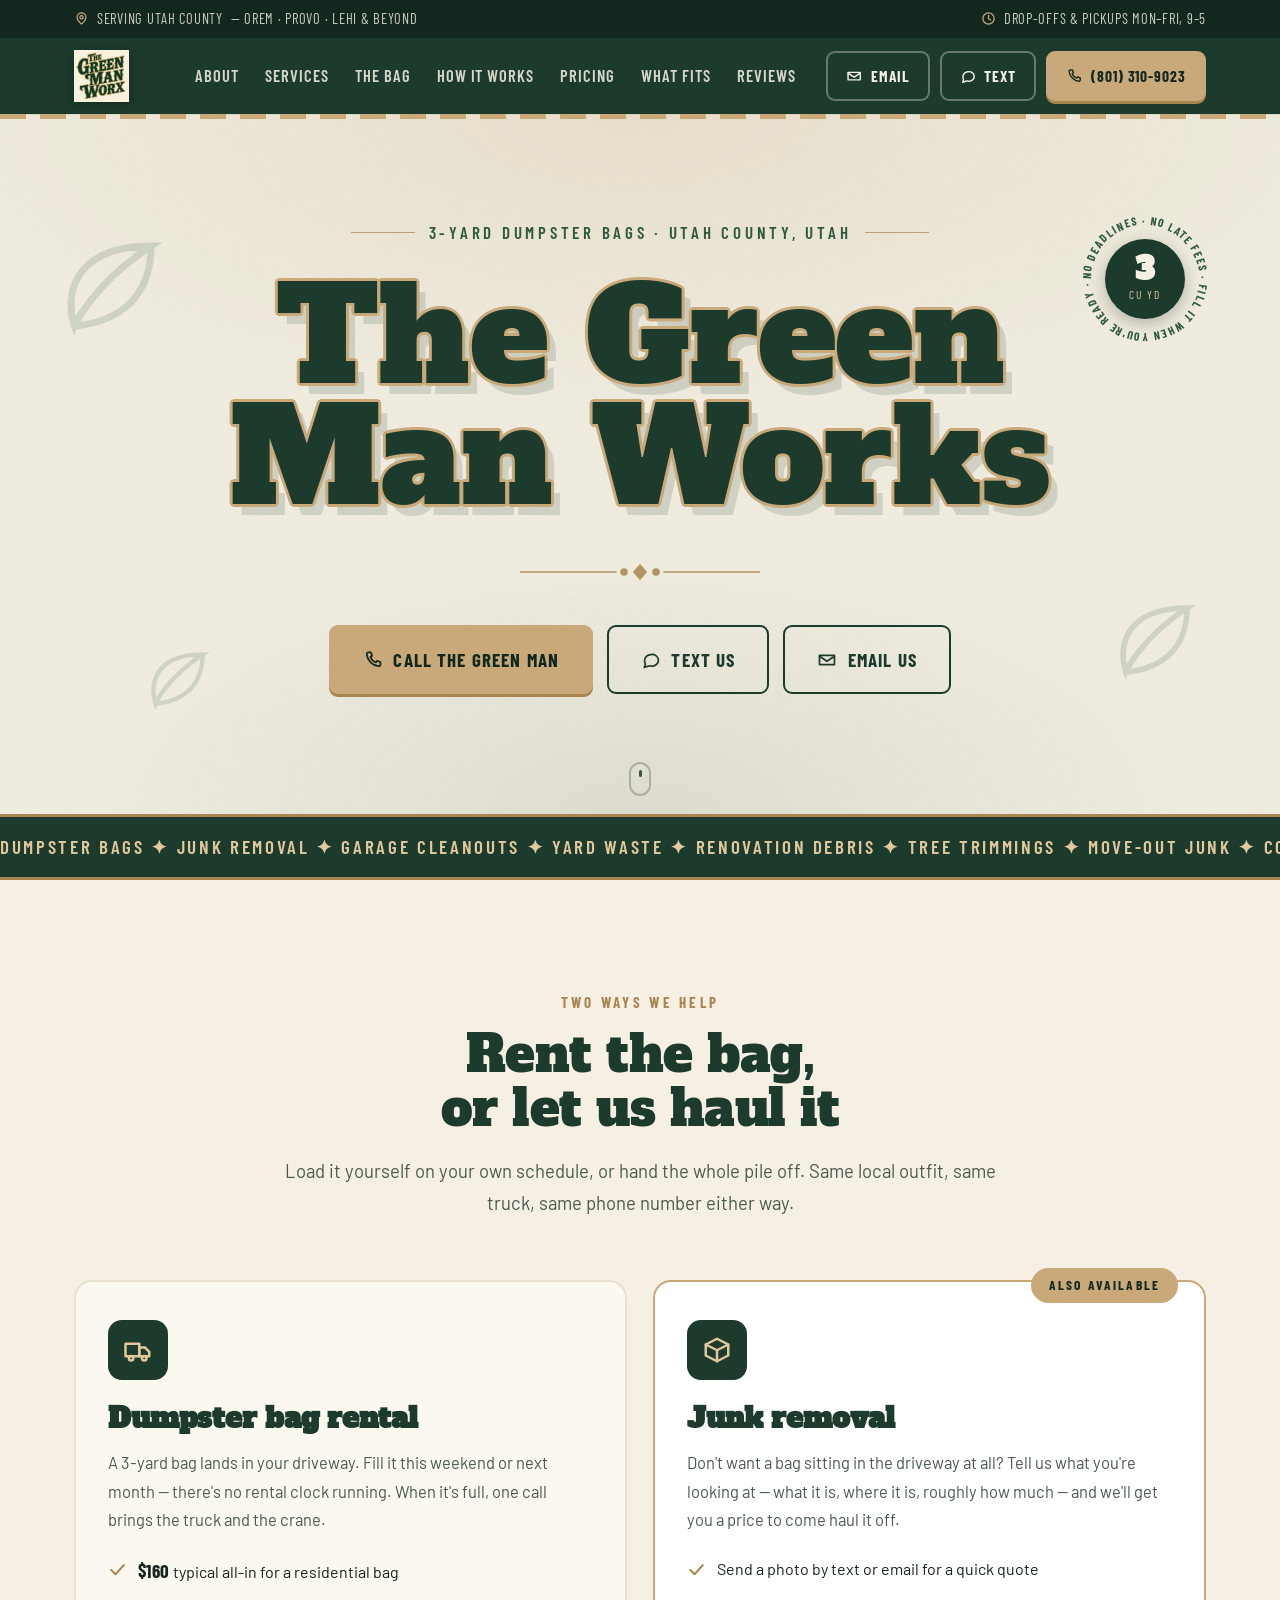
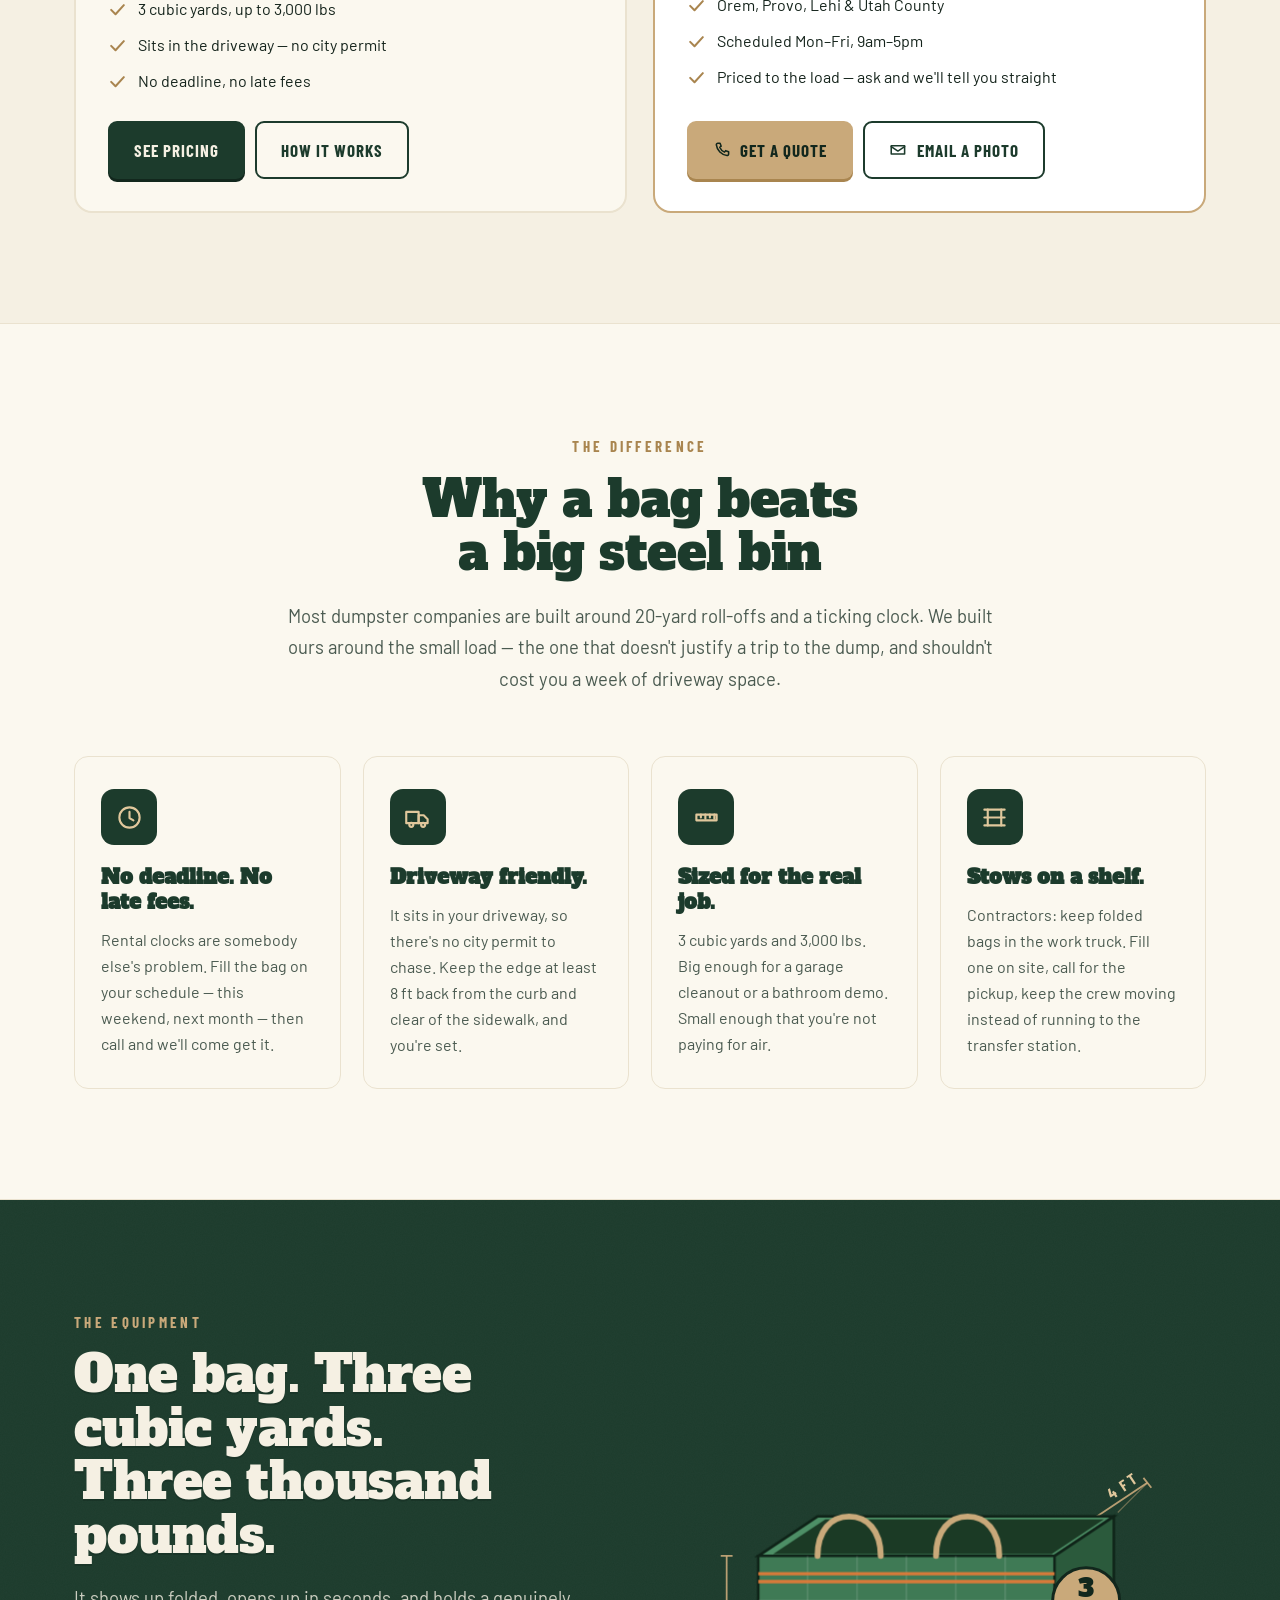
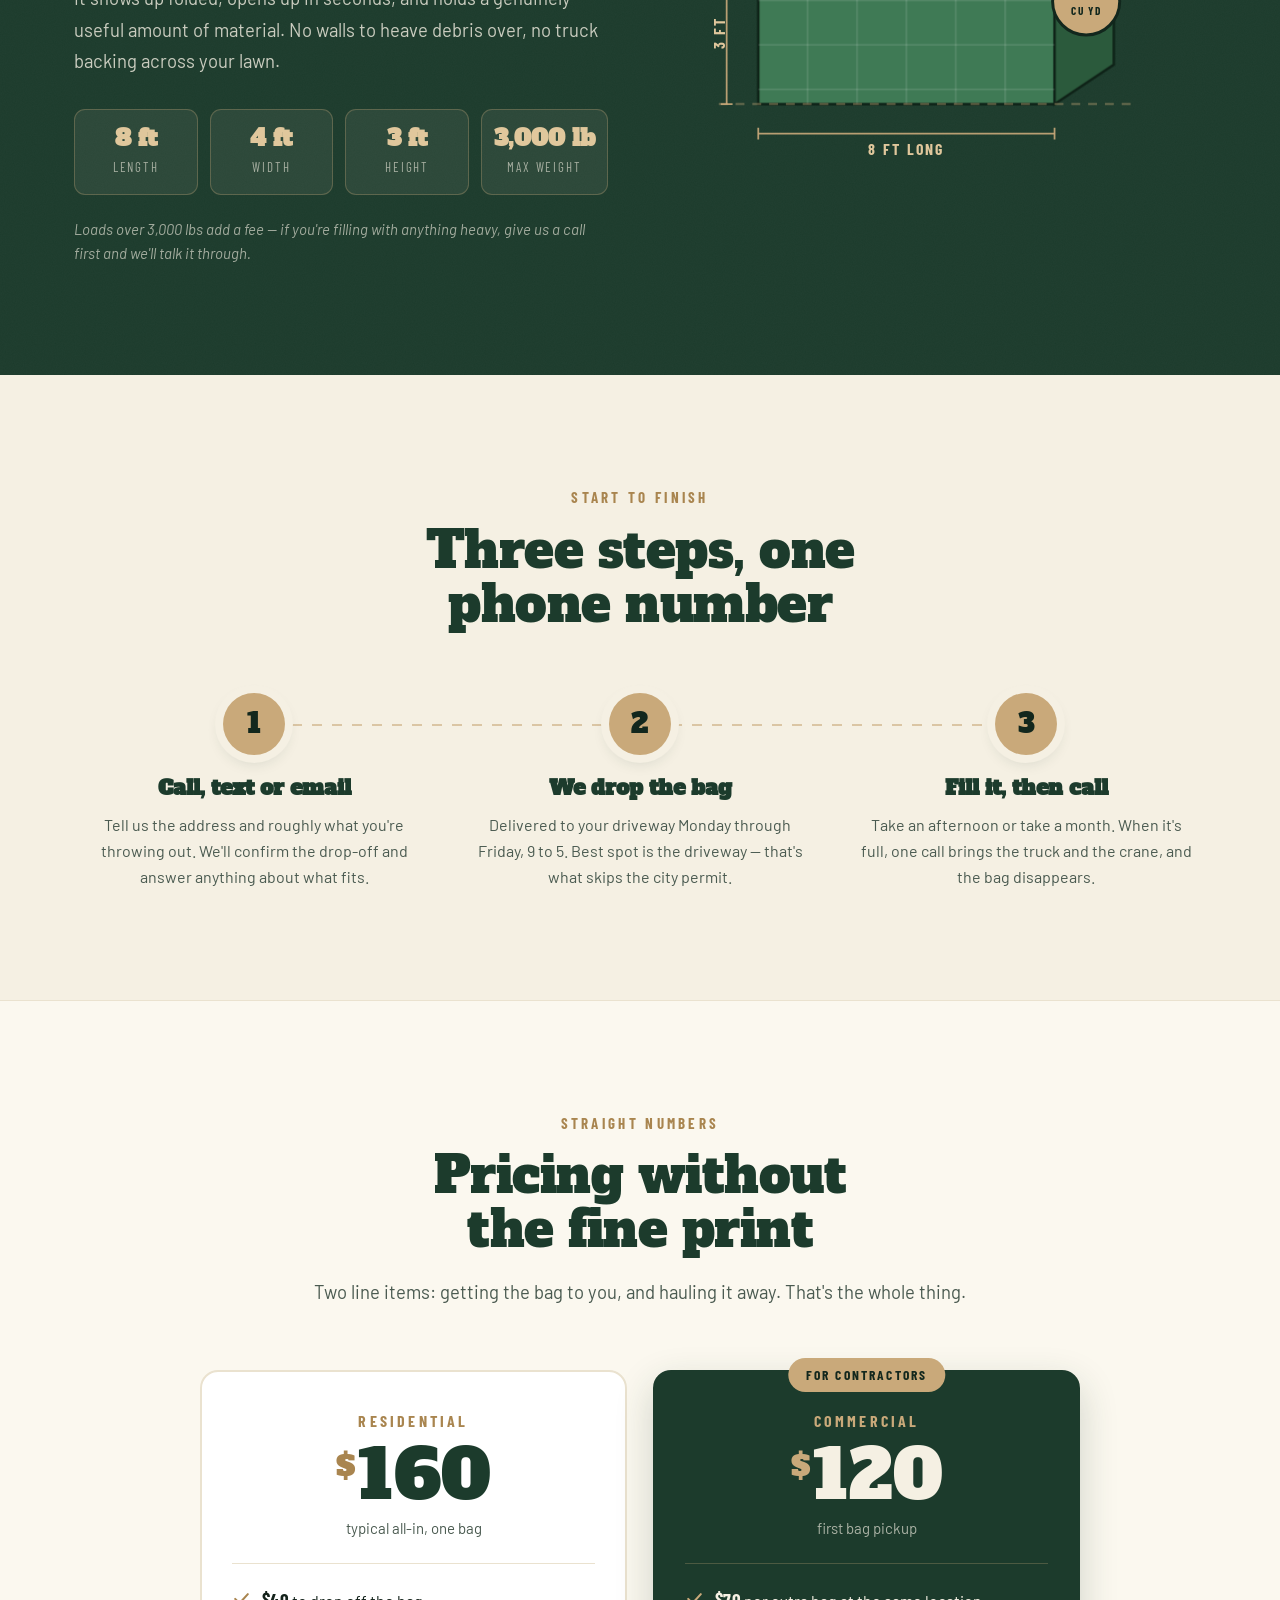
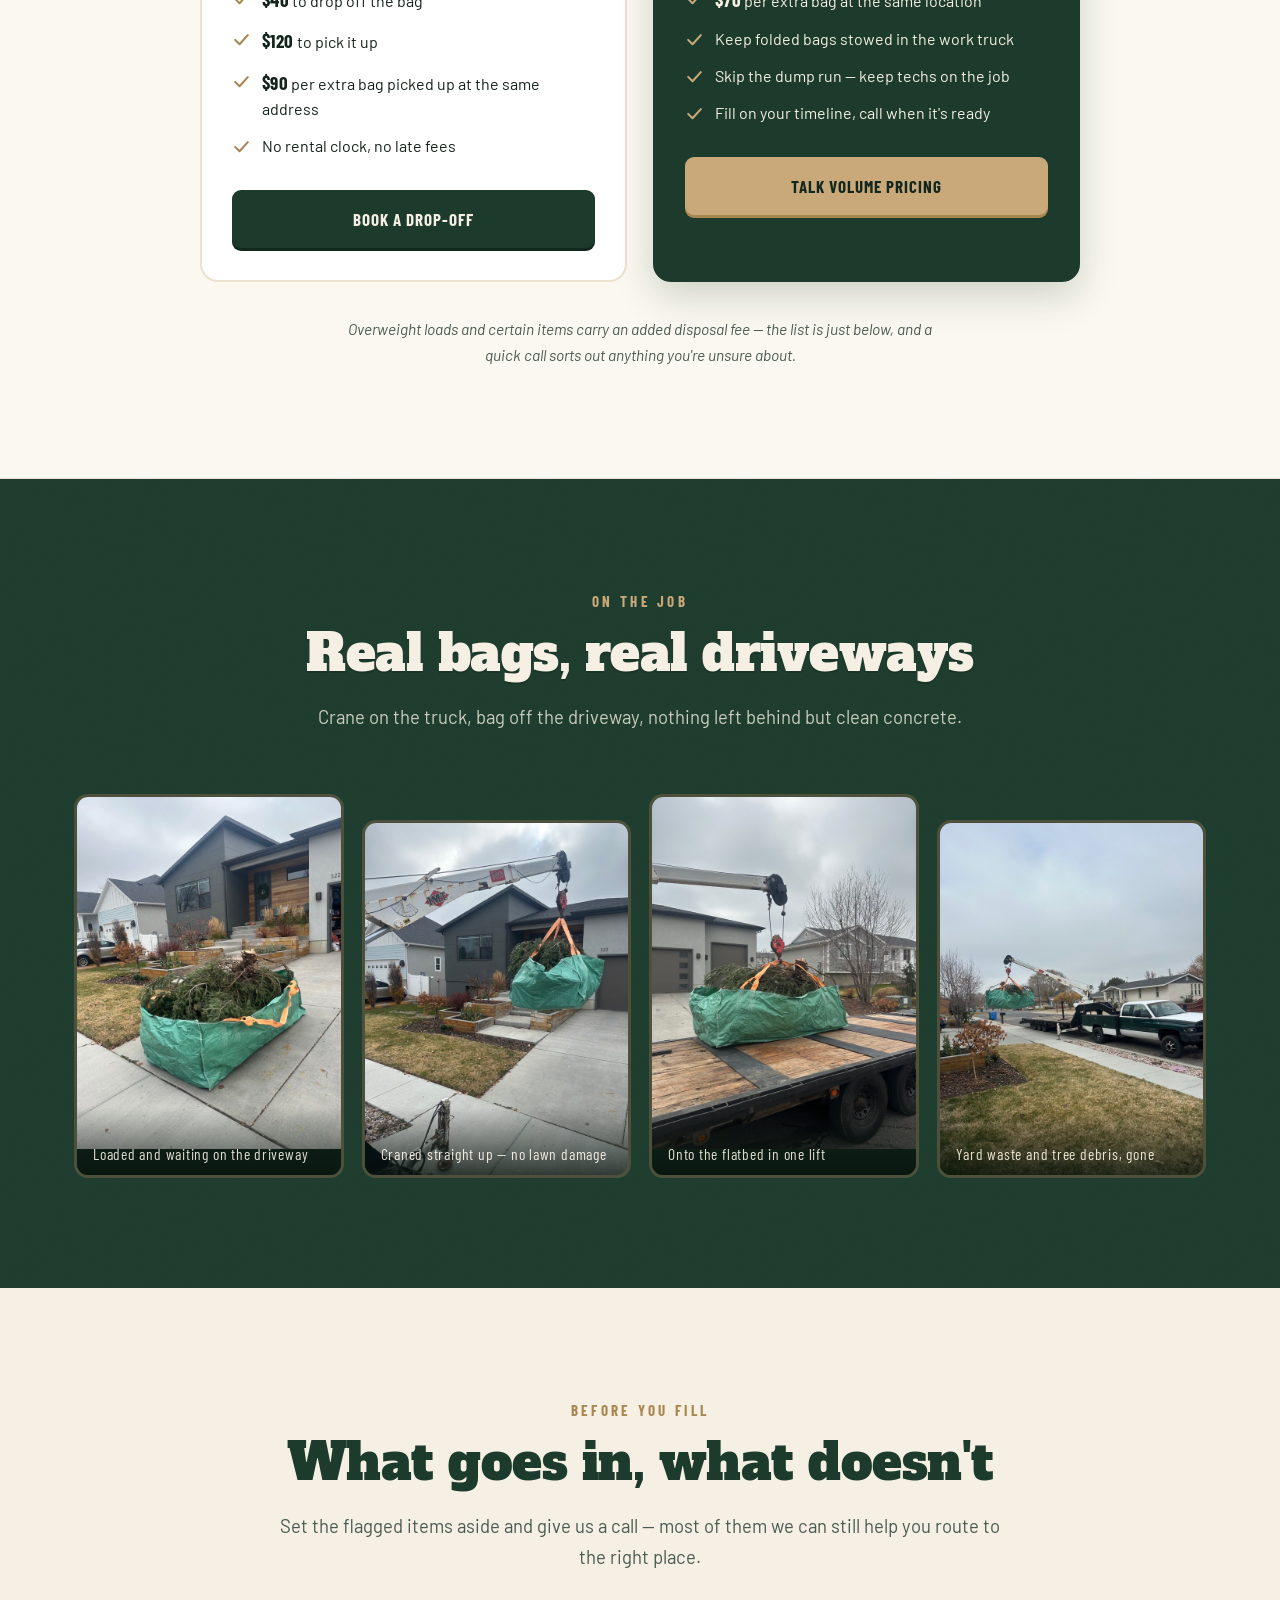
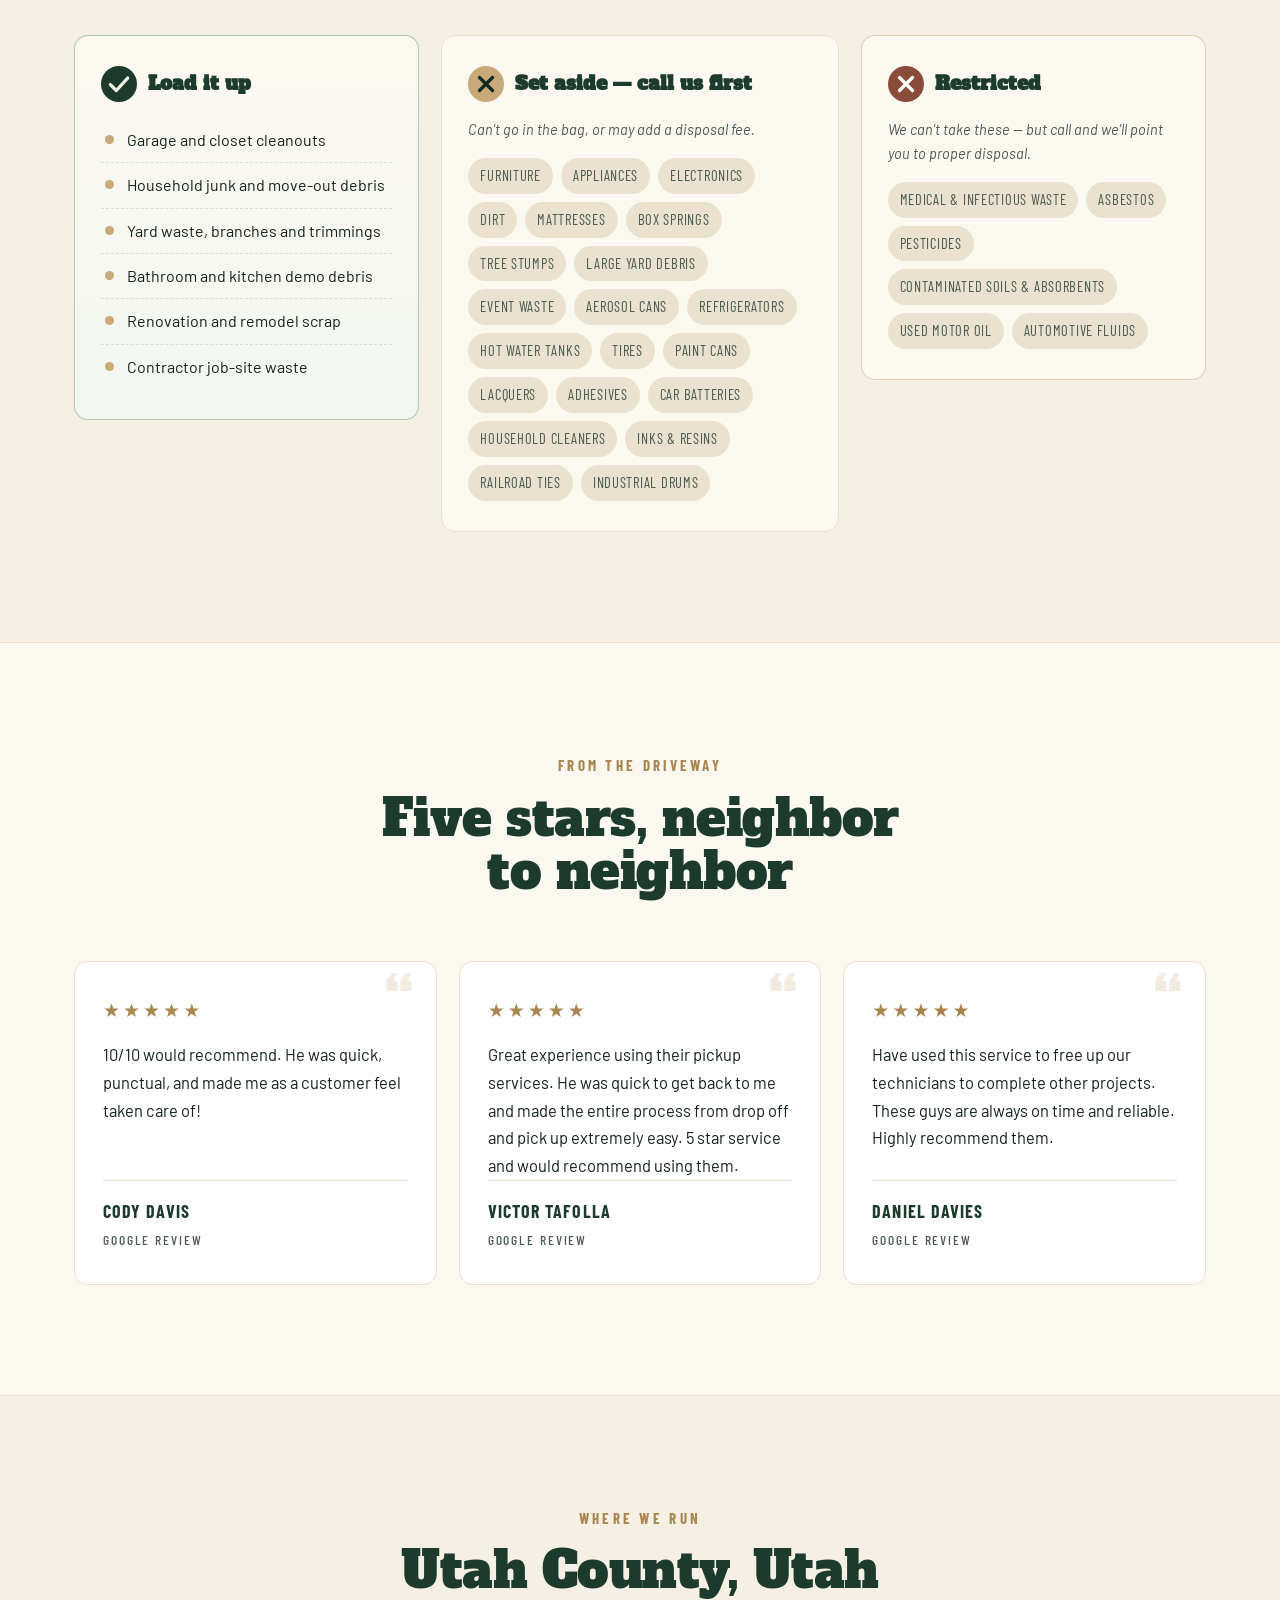
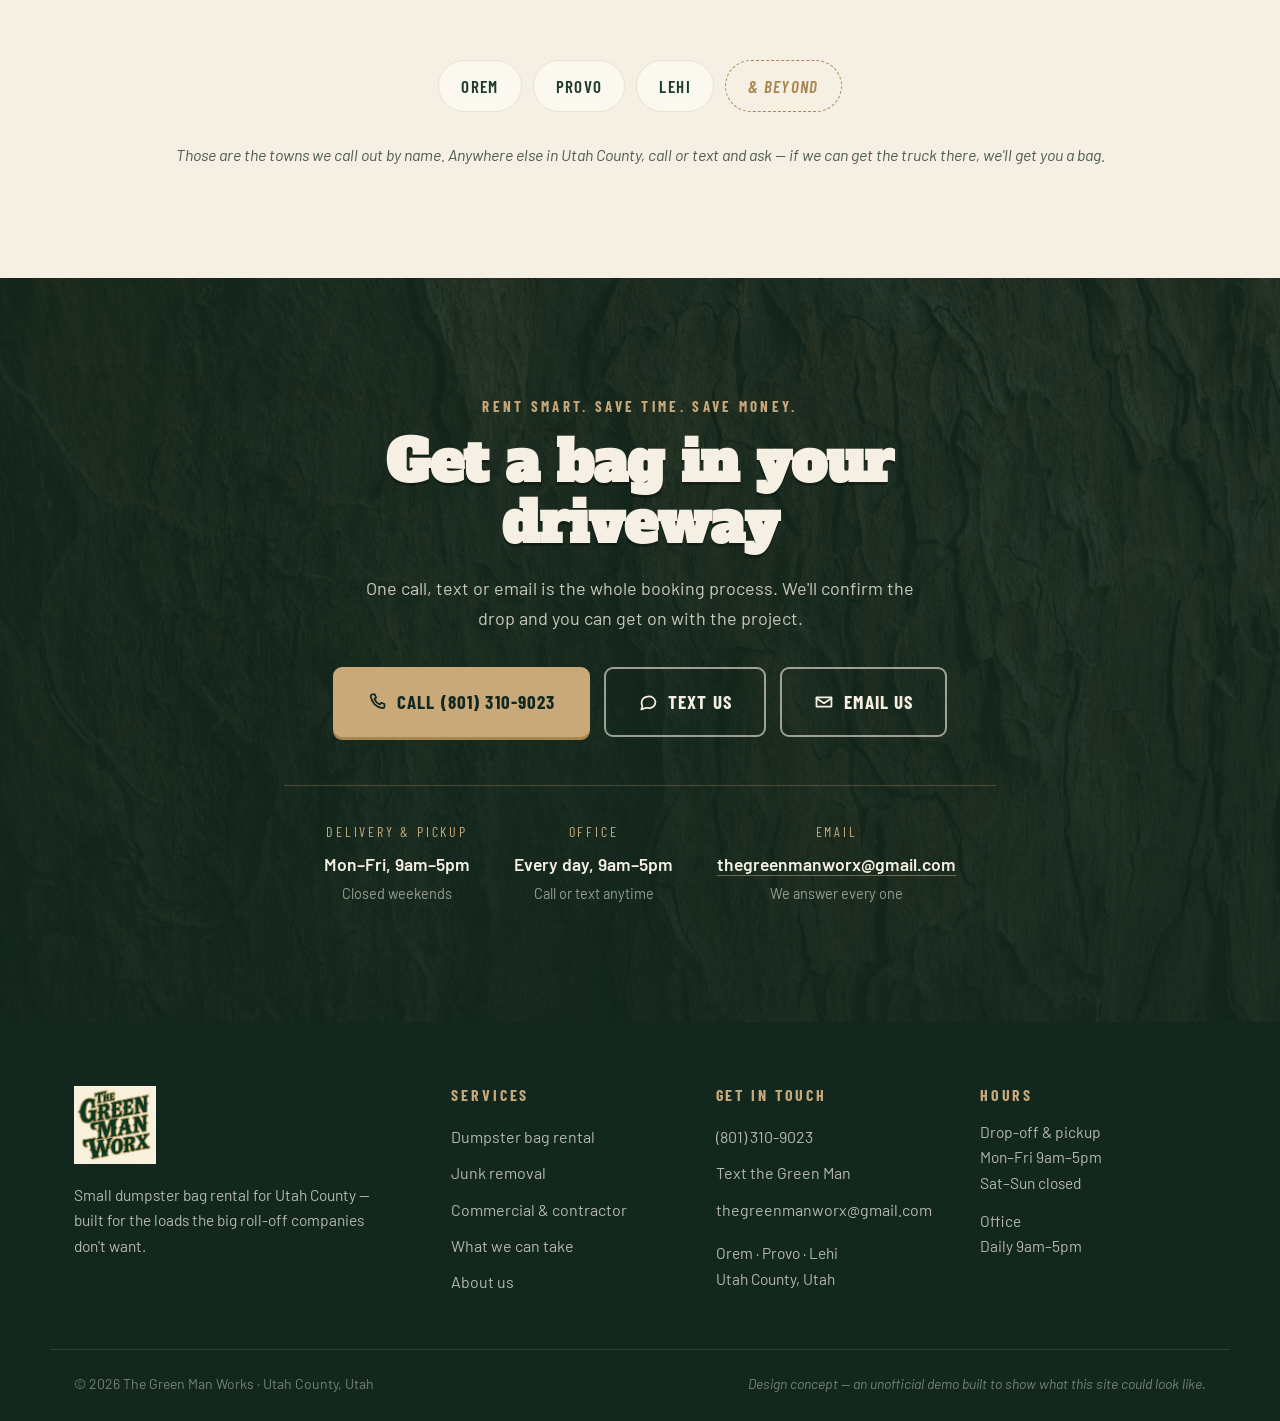
<file: index.html>
<!DOCTYPE html>
<html lang="en" class="no-js">
<head>
<meta charset="utf-8">
<meta name="viewport" content="width=device-width, initial-scale=1">
<title>The Green Man Works | Dumpster Bag Rental &amp; Junk Removal — Utah County, UT</title>
<meta name="description" content="3-yard dumpster bag rental and junk removal in Utah County. Driveway friendly, no permit, no deadlines, no late fees. Orem, Provo, Lehi &amp; beyond. Call, text or email (801) 310-9023.">
<link rel="preconnect" href="https://fonts.googleapis.com">
<link rel="preconnect" href="https://fonts.gstatic.com" crossorigin>
<link href="https://fonts.googleapis.com/css2?family=Alfa+Slab+One&family=Barlow+Condensed:wght@500;600;700&family=Barlow:ital,wght@0,400;0,500;0,600;0,700;1,400&display=swap" rel="stylesheet">
<link rel="stylesheet" href="styles.css">
<link rel="icon" href="data:image/svg+xml,<svg xmlns='http://www.w3.org/2000/svg' viewBox='0 0 100 100'><rect width='100' height='100' rx='18' fill='%231c3b2c'/><text x='50' y='72' font-size='62' font-family='Georgia,serif' font-weight='bold' fill='%23c9a97a' text-anchor='middle'>G</text></svg>">
</head>
<body>

<!-- ══ SVG SPRITE ══ -->
<svg width="0" height="0" style="position:absolute" aria-hidden="true">
  <defs>
    <symbol id="i-clock" viewBox="0 0 24 24"><circle cx="12" cy="12" r="9"/><path d="M12 7v5.5l3.5 2"/></symbol>
    <symbol id="i-truck" viewBox="0 0 24 24"><path d="M2 7h11v10H2z"/><path d="M13 10h4.5l3.5 3.5V17h-8z"/><circle cx="6.5" cy="18.5" r="1.8"/><circle cx="17" cy="18.5" r="1.8"/></symbol>
    <symbol id="i-ruler" viewBox="0 0 24 24"><path d="M3 9.5h18v5H3z"/><path d="M7 9.5v2.5M11 9.5v3.5M15 9.5v2.5M19 9.5v3.5"/></symbol>
    <symbol id="i-shelf" viewBox="0 0 24 24"><path d="M3 5h18M3 12h18M3 19h18"/><path d="M6 5v14M18 5v14"/></symbol>
    <symbol id="i-check" viewBox="0 0 24 24"><path d="M4 12.5l5.5 5.5L20 6.5"/></symbol>
    <symbol id="i-x" viewBox="0 0 24 24"><path d="M6 6l12 12M18 6L6 18"/></symbol>
    <symbol id="i-phone" viewBox="0 0 24 24"><path d="M6.5 3h3l1.5 4-2 1.5a12 12 0 006.5 6.5L17 13l4 1.5v3a2 2 0 01-2.2 2A16.5 16.5 0 014.5 5.2 2 2 0 016.5 3z"/></symbol>
    <symbol id="i-msg" viewBox="0 0 24 24"><path d="M21 12a7.5 7.5 0 01-7.8 7.5c-1 0-2-.2-3-.5L4 21l1.3-4a7.4 7.4 0 01-1-3.7A7.5 7.5 0 0112 5.5 7.6 7.6 0 0121 12z"/></symbol>
    <symbol id="i-pin" viewBox="0 0 24 24"><path d="M12 21s7-6.2 7-11a7 7 0 10-14 0c0 4.8 7 11 7 11z"/><circle cx="12" cy="10" r="2.6"/></symbol>
    <symbol id="i-mail" viewBox="0 0 24 24"><path d="M3 6.5h18v11H3z"/><path d="M3 7.5l9 6 9-6"/></symbol>
    <symbol id="i-box" viewBox="0 0 24 24"><path d="M3 7.6l9-4.6 9 4.6v8.8L12 21l-9-4.6z"/><path d="M3 7.6l9 4.6 9-4.6M12 12.2V21"/></symbol>
    <symbol id="i-leaf" viewBox="0 0 24 24"><path d="M20 4C9 4 4 9 4 16c0 2 .7 4 .7 4S8 12 20 4z"/><path d="M5 20c9-1 15-6 15-16"/></symbol>
  </defs>
</svg>

<a class="skip" href="#main">Skip to content</a>

<!-- ══ TOP BAR ══ -->
<div class="topbar">
  <div class="wrap topbar__in">
    <span class="topbar__l"><svg class="ic"><use href="#i-pin"/></svg> Serving Utah County<b class="tb-tail"> — Orem · Provo · Lehi &amp; beyond</b></span>
    <span class="topbar__r"><svg class="ic"><use href="#i-clock"/></svg> Drop-offs &amp; pickups Mon–Fri, 9–5</span>
  </div>
</div>

<!-- ══ HEADER ══ -->
<header class="hdr" id="hdr">
  <div class="wrap hdr__in">
    <a class="hdr__brand" href="#top">
      <img src="assets/logo.png" alt="The Green Man Worx" width="120" height="114">
    </a>
    <nav class="hdr__nav" aria-label="Main">
      <a href="about.html">About</a>
      <a href="#services">Services</a>
      <a href="#bag">The bag</a>
      <a href="#how">How it works</a>
      <a href="#pricing">Pricing</a>
      <a href="#rules">What fits</a>
      <a href="#reviews">Reviews</a>
    </nav>
    <div class="hdr__cta">
      <a class="btn btn--ghost hdr__mail" href="mailto:thegreenmanworx@gmail.com"><svg class="ic"><use href="#i-mail"/></svg> Email</a>
      <a class="btn btn--ghost" href="sms:8013109023"><svg class="ic"><use href="#i-msg"/></svg> Text</a>
      <a class="btn btn--gold" href="tel:18013109023"><svg class="ic"><use href="#i-phone"/></svg> (801) 310-9023</a>
    </div>
    <button class="burger" id="burger" aria-label="Menu" aria-expanded="false"><span></span><span></span><span></span></button>
  </div>
  <div class="mobnav" id="mobnav">
    <a href="about.html">About</a><a href="#services">Services</a><a href="#bag">The bag</a>
    <a href="#how">How it works</a><a href="#pricing">Pricing</a><a href="#rules">What fits</a><a href="#reviews">Reviews</a>
    <a href="mailto:thegreenmanworx@gmail.com">Email us</a>
    <a class="mobnav__call" href="tel:18013109023">Call (801) 310-9023</a>
  </div>
</header>

<main id="main">

<!-- ══ HERO ══ -->
<section class="hero" id="top">
  <div class="hero__grain" aria-hidden="true"></div>
  <div class="hero__rule hero__rule--t" aria-hidden="true"></div>

  <!-- floating eye candy -->
  <svg class="float float--1" viewBox="0 0 24 24" aria-hidden="true"><use href="#i-leaf"/></svg>
  <svg class="float float--2" viewBox="0 0 24 24" aria-hidden="true"><use href="#i-leaf"/></svg>
  <svg class="float float--3" viewBox="0 0 24 24" aria-hidden="true"><use href="#i-leaf"/></svg>

  <div class="wrap hero__in">
    <p class="hero__kicker"><span></span> 3-Yard Dumpster Bags · Utah County, Utah <span></span></p>

    <h1 class="hero__name">The Green<br>Man Works</h1>

    <div class="hero__orn" aria-hidden="true">
      <svg viewBox="0 0 240 16"><path d="M0 8h96M144 8h96" /><path d="M120 1l6 7-6 7-6-7z"/><circle cx="104" cy="8" r="3"/><circle cx="136" cy="8" r="3"/></svg>
    </div>

    <div class="hero__btns">
      <a class="btn btn--big btn--gold" href="tel:18013109023"><svg class="ic"><use href="#i-phone"/></svg> Call the Green Man</a>
      <a class="btn btn--big btn--outline" href="sms:8013109023"><svg class="ic"><use href="#i-msg"/></svg> Text us</a>
      <a class="btn btn--big btn--outline" href="mailto:thegreenmanworx@gmail.com"><svg class="ic"><use href="#i-mail"/></svg> Email us</a>
    </div>

    <!-- rotating seal -->
    <div class="seal" aria-hidden="true">
      <svg viewBox="0 0 200 200" class="seal__ring">
        <defs><path id="sealpath" d="M100,100 m-72,0 a72,72 0 1,1 144,0 a72,72 0 1,1 -144,0"/></defs>
        <text><textPath href="#sealpath" startOffset="0">NO DEADLINES · NO LATE FEES · FILL IT WHEN YOU'RE READY · </textPath></text>
      </svg>
      <div class="seal__core"><b>3</b><span>CU YD</span></div>
    </div>
  </div>

  <div class="hero__scroll" aria-hidden="true"><span></span></div>
</section>

<!-- ══ MARQUEE ══ -->
<div class="marq" aria-hidden="true">
  <div class="marq__track">
    <span>Dumpster bags ✦ Junk removal ✦ Garage cleanouts ✦ Yard waste ✦ Renovation debris ✦ Tree trimmings ✦ Move-out junk ✦ Contractor loads ✦ Driveway friendly ✦ No city permit ✦ No deadlines ✦</span>
    <span>Dumpster bags ✦ Junk removal ✦ Garage cleanouts ✦ Yard waste ✦ Renovation debris ✦ Tree trimmings ✦ Move-out junk ✦ Contractor loads ✦ Driveway friendly ✦ No city permit ✦ No deadlines ✦</span>
  </div>
</div>

<!-- ══ SERVICES ══ -->
<section class="sec sec--cream" id="services">
  <div class="wrap">
    <header class="shead reveal">
      <p class="eyebrow">Two ways we help</p>
      <h2>Rent the bag, or let us haul it</h2>
      <p class="lede">Load it yourself on your own schedule, or hand the whole pile off. Same local outfit, same truck, same phone number either way.</p>
    </header>

    <div class="svcs">
      <article class="svc reveal">
        <div class="svc__ic"><svg class="ic"><use href="#i-truck"/></svg></div>
        <h3>Dumpster bag rental</h3>
        <p class="svc__p">A 3-yard bag lands in your driveway. Fill it this weekend or next month — there's no rental clock running. When it's full, one call brings the truck and the crane.</p>
        <ul class="svc__list">
          <li><svg class="ic"><use href="#i-check"/></svg> <span><b>$160</b> typical all-in for a residential bag</span></li>
          <li><svg class="ic"><use href="#i-check"/></svg> <span>3 cubic yards, up to 3,000 lbs</span></li>
          <li><svg class="ic"><use href="#i-check"/></svg> <span>Sits in the driveway — no city permit</span></li>
          <li><svg class="ic"><use href="#i-check"/></svg> <span>No deadline, no late fees</span></li>
        </ul>
        <div class="svc__btns">
          <a class="btn btn--green" href="#pricing">See pricing</a>
          <a class="btn btn--outline" href="#how">How it works</a>
        </div>
      </article>

      <article class="svc svc--alt reveal">
        <p class="svc__flag">Also available</p>
        <div class="svc__ic"><svg class="ic"><use href="#i-box"/></svg></div>
        <h3>Junk removal</h3>
        <p class="svc__p">Don't want a bag sitting in the driveway at all? Tell us what you're looking at — what it is, where it is, roughly how much — and we'll get you a price to come haul it off.</p>
        <ul class="svc__list">
          <li><svg class="ic"><use href="#i-check"/></svg> <span>Send a photo by text or email for a quick quote</span></li>
          <li><svg class="ic"><use href="#i-check"/></svg> <span>Orem, Provo, Lehi &amp; Utah County</span></li>
          <li><svg class="ic"><use href="#i-check"/></svg> <span>Scheduled Mon–Fri, 9am–5pm</span></li>
          <li><svg class="ic"><use href="#i-check"/></svg> <span>Priced to the load — ask and we'll tell you straight</span></li>
        </ul>
        <div class="svc__btns">
          <a class="btn btn--gold" href="tel:18013109023"><svg class="ic"><use href="#i-phone"/></svg> Get a quote</a>
          <a class="btn btn--outline" href="mailto:thegreenmanworx@gmail.com"><svg class="ic"><use href="#i-mail"/></svg> Email a photo</a>
        </div>
      </article>
    </div>
  </div>
</section>

<!-- ══ WHY ══ -->
<section class="sec sec--paper" id="why">
  <div class="wrap">
    <header class="shead reveal">
      <p class="eyebrow">The difference</p>
      <h2>Why a bag beats a big steel bin</h2>
      <p class="lede">Most dumpster companies are built around 20-yard roll-offs and a ticking clock. We built ours around the small load — the one that doesn't justify a trip to the dump, and shouldn't cost you a week of driveway space.</p>
    </header>

    <div class="cards">
      <article class="card reveal">
        <div class="card__ic"><svg class="ic"><use href="#i-clock"/></svg></div>
        <h3>No deadline. No late fees.</h3>
        <p>Rental clocks are somebody else's problem. Fill the bag on your schedule — this weekend, next month — then call and we'll come get it.</p>
      </article>
      <article class="card reveal">
        <div class="card__ic"><svg class="ic"><use href="#i-truck"/></svg></div>
        <h3>Driveway friendly.</h3>
        <p>It sits in your driveway, so there's no city permit to chase. Keep the edge at least 8 ft back from the curb and clear of the sidewalk, and you're set.</p>
      </article>
      <article class="card reveal">
        <div class="card__ic"><svg class="ic"><use href="#i-ruler"/></svg></div>
        <h3>Sized for the real job.</h3>
        <p>3 cubic yards and 3,000 lbs. Big enough for a garage cleanout or a bathroom demo. Small enough that you're not paying for air.</p>
      </article>
      <article class="card reveal">
        <div class="card__ic"><svg class="ic"><use href="#i-shelf"/></svg></div>
        <h3>Stows on a shelf.</h3>
        <p>Contractors: keep folded bags in the work truck. Fill one on site, call for the pickup, keep the crew moving instead of running to the transfer station.</p>
      </article>
    </div>
  </div>
</section>

<!-- ══ THE BAG / SPECS ══ -->
<section class="sec sec--green" id="bag">
  <div class="wrap bag">
    <div class="bag__copy reveal">
      <p class="eyebrow eyebrow--gold">The equipment</p>
      <h2 class="h2--light">One bag. Three cubic yards.<br>Three thousand pounds.</h2>
      <p class="lede lede--light">It shows up folded, opens up in seconds, and holds a genuinely useful amount of material. No walls to heave debris over, no truck backing across your lawn.</p>
      <ul class="specs">
        <li><b>8 ft</b><span>Length</span></li>
        <li><b>4 ft</b><span>Width</span></li>
        <li><b>3 ft</b><span>Height</span></li>
        <li><b>3,000 lb</b><span>Max weight</span></li>
      </ul>
      <p class="fineprint">Loads over 3,000 lbs add a fee — if you're filling with anything heavy, give us a call first and we'll talk it through.</p>
    </div>

    <div class="bag__art reveal">
      <!-- viewBox padded right/top so the 4 FT leader never clips on narrow screens -->
      <svg viewBox="0 -18 486 400" class="bagsvg" role="img" aria-label="Diagram of the 3-yard dumpster bag: 8 feet long, 4 feet wide, 3 feet tall">
        <!-- dimension: length -->
        <g class="dim">
          <path d="M60 330h300"/><path d="M60 324v12M360 324v12"/>
          <text x="210" y="352">8 FT LONG</text>
        </g>
        <!-- dimension: height -->
        <g class="dim">
          <path d="M28 150v150"/><path d="M22 150h12M22 300h12"/>
          <text x="26" y="228" transform="rotate(-90 26 228)">3 FT</text>
        </g>
        <!-- dimension: width (depth) — leaders offset clear of the bag corners -->
        <g class="dim">
          <path class="lead" d="M364 146l30-30M424 106l30-30"/>
          <path d="M394 116l60-40"/>
          <path d="M390 111l8 10M450 71l8 10"/>
          <text x="432" y="84" transform="rotate(-33.7 432 84)">4 FT</text>
        </g>

        <!-- bag body -->
        <g class="bagbody">
          <!-- top rim -->
          <path class="bag-top" d="M60 150 L120 110 L420 110 L360 150 Z"/>
          <!-- front face -->
          <path class="bag-front" d="M60 150 L360 150 L360 300 L60 300 Z"/>
          <!-- side face -->
          <path class="bag-side" d="M360 150 L420 110 L420 260 L360 300 Z"/>
          <!-- inner shadow -->
          <path class="bag-inner" d="M75 148 L128 113 L410 113 L357 148 Z"/>
          <!-- weave lines -->
          <g class="weave">
            <path d="M110 150v150M160 150v150M210 150v150M260 150v150M310 150v150"/>
            <path d="M60 195h300M60 240h300M60 285h300"/>
          </g>
          <!-- handles -->
          <g class="handle">
            <path d="M120 150c0-26 14-40 32-40M152 110c18 0 32 14 32 40"/>
            <path d="M240 150c0-26 14-40 32-40M272 110c18 0 32 14 32 40"/>
          </g>
          <!-- lift strap -->
          <path class="strap" d="M60 168h300M60 176h300"/>
        </g>

        <!-- ground -->
        <path class="ground" d="M20 300h420"/>
        <!-- badge -->
        <g class="cap">
          <circle cx="392" cy="196" r="34"/>
          <text x="392" y="192">3</text>
          <text x="392" y="210" class="cap__sub">CU YD</text>
        </g>
      </svg>
    </div>
  </div>
</section>

<!-- ══ HOW IT WORKS ══ -->
<section class="sec sec--cream" id="how">
  <div class="wrap">
    <header class="shead reveal">
      <p class="eyebrow">Start to finish</p>
      <h2>Three steps, one phone number</h2>
    </header>
    <ol class="steps">
      <li class="step reveal">
        <span class="step__n">1</span>
        <h3>Call, text or email</h3>
        <p>Tell us the address and roughly what you're throwing out. We'll confirm the drop-off and answer anything about what fits.</p>
      </li>
      <li class="step reveal">
        <span class="step__n">2</span>
        <h3>We drop the bag</h3>
        <p>Delivered to your driveway Monday through Friday, 9 to 5. Best spot is the driveway — that's what skips the city permit.</p>
      </li>
      <li class="step reveal">
        <span class="step__n">3</span>
        <h3>Fill it, then call</h3>
        <p>Take an afternoon or take a month. When it's full, one call brings the truck and the crane, and the bag disappears.</p>
      </li>
    </ol>
  </div>
</section>

<!-- ══ PRICING ══ -->
<section class="sec sec--paper" id="pricing">
  <div class="wrap">
    <header class="shead reveal">
      <p class="eyebrow">Straight numbers</p>
      <h2>Pricing without the fine print</h2>
      <p class="lede">Two line items: getting the bag to you, and hauling it away. That's the whole thing.</p>
    </header>

    <div class="prices">
      <article class="price reveal">
        <p class="price__tag">Residential</p>
        <div class="price__big"><sup>$</sup>160</div>
        <p class="price__sub">typical all-in, one bag</p>
        <ul class="price__list">
          <li><svg class="ic"><use href="#i-check"/></svg> <span><b>$40</b> to drop off the bag</span></li>
          <li><svg class="ic"><use href="#i-check"/></svg> <span><b>$120</b> to pick it up</span></li>
          <li><svg class="ic"><use href="#i-check"/></svg> <span><b>$90</b> per extra bag picked up at the same address</span></li>
          <li><svg class="ic"><use href="#i-check"/></svg> <span>No rental clock, no late fees</span></li>
        </ul>
        <a class="btn btn--green btn--full" href="tel:18013109023">Book a drop-off</a>
      </article>

      <article class="price price--feat reveal">
        <p class="price__flag">For contractors</p>
        <p class="price__tag">Commercial</p>
        <div class="price__big"><sup>$</sup>120</div>
        <p class="price__sub">first bag pickup</p>
        <ul class="price__list">
          <li><svg class="ic"><use href="#i-check"/></svg> <span><b>$70</b> per extra bag at the same location</span></li>
          <li><svg class="ic"><use href="#i-check"/></svg> <span>Keep folded bags stowed in the work truck</span></li>
          <li><svg class="ic"><use href="#i-check"/></svg> <span>Skip the dump run — keep techs on the job</span></li>
          <li><svg class="ic"><use href="#i-check"/></svg> <span>Fill on your timeline, call when it's ready</span></li>
        </ul>
        <a class="btn btn--gold btn--full" href="tel:18013109023">Talk volume pricing</a>
      </article>
    </div>
    <p class="pricenote reveal">Overweight loads and certain items carry an added disposal fee — the list is just below, and a quick call sorts out anything you're unsure about.</p>
  </div>
</section>

<!-- ══ WORK GALLERY ══ -->
<section class="sec sec--green" id="work">
  <div class="wrap">
    <header class="shead shead--light reveal">
      <p class="eyebrow eyebrow--gold">On the job</p>
      <h2 class="h2--light">Real bags, real driveways</h2>
      <p class="lede lede--light">Crane on the truck, bag off the driveway, nothing left behind but clean concrete.</p>
    </header>
    <div class="gal">
      <figure class="gal__i reveal"><img src="assets/work-2.jpg" alt="A green 3-yard dumpster bag filled with pine branches sitting on a residential driveway in Utah County" loading="lazy" width="675" height="900"><figcaption>Loaded and waiting on the driveway</figcaption></figure>
      <figure class="gal__i reveal"><img src="assets/work-1.jpg" alt="Truck-mounted crane lifting a full dumpster bag over a front yard" loading="lazy" width="675" height="900"><figcaption>Craned straight up — no lawn damage</figcaption></figure>
      <figure class="gal__i reveal"><img src="assets/work-3.jpg" alt="A filled dumpster bag being set down on a flatbed truck" loading="lazy" width="675" height="900"><figcaption>Onto the flatbed in one lift</figcaption></figure>
      <figure class="gal__i reveal"><img src="assets/work-4.jpg" alt="Flatbed truck with crane removing a wrapped tree from a suburban street" loading="lazy" width="675" height="900"><figcaption>Yard waste and tree debris, gone</figcaption></figure>
    </div>
  </div>
</section>

<!-- ══ RULES ══ -->
<section class="sec sec--cream" id="rules">
  <div class="wrap">
    <header class="shead reveal">
      <p class="eyebrow">Before you fill</p>
      <h2>What goes in, what doesn't</h2>
      <p class="lede">Set the flagged items aside and give us a call — most of them we can still help you route to the right place.</p>
    </header>

    <div class="rules">
      <article class="rule rule--yes reveal">
        <h3><svg class="ic"><use href="#i-check"/></svg> Load it up</h3>
        <ul>
          <li>Garage and closet cleanouts</li>
          <li>Household junk and move-out debris</li>
          <li>Yard waste, branches and trimmings</li>
          <li>Bathroom and kitchen demo debris</li>
          <li>Renovation and remodel scrap</li>
          <li>Contractor job-site waste</li>
        </ul>
      </article>

      <article class="rule rule--fee reveal">
        <h3><svg class="ic"><use href="#i-x"/></svg> Set aside — call us first</h3>
        <p class="rule__note">Can't go in the bag, or may add a disposal fee.</p>
        <ul class="rule__tags">
          <li>Furniture</li><li>Appliances</li><li>Electronics</li><li>Dirt</li>
          <li>Mattresses</li><li>Box springs</li><li>Tree stumps</li><li>Large yard debris</li>
          <li>Event waste</li><li>Aerosol cans</li><li>Refrigerators</li><li>Hot water tanks</li>
          <li>Tires</li><li>Paint cans</li><li>Lacquers</li><li>Adhesives</li>
          <li>Car batteries</li><li>Household cleaners</li><li>Inks &amp; resins</li>
          <li>Railroad ties</li><li>Industrial drums</li>
        </ul>
      </article>

      <article class="rule rule--no reveal">
        <h3><svg class="ic"><use href="#i-x"/></svg> Restricted</h3>
        <p class="rule__note">We can't take these — but call and we'll point you to proper disposal.</p>
        <ul class="rule__tags">
          <li>Medical &amp; infectious waste</li><li>Asbestos</li><li>Pesticides</li>
          <li>Contaminated soils &amp; absorbents</li><li>Used motor oil</li><li>Automotive fluids</li>
        </ul>
      </article>
    </div>
  </div>
</section>

<!-- ══ REVIEWS ══ -->
<section class="sec sec--paper" id="reviews">
  <div class="wrap">
    <header class="shead reveal">
      <p class="eyebrow">From the driveway</p>
      <h2>Five stars, neighbor to neighbor</h2>
    </header>
    <div class="revs">
      <figure class="rev reveal">
        <div class="rev__stars" aria-label="5 out of 5 stars">★★★★★</div>
        <blockquote>10/10 would recommend. He was quick, punctual, and made me as a customer feel taken care of!</blockquote>
        <figcaption>Cody Davis<span>Google review</span></figcaption>
      </figure>
      <figure class="rev reveal">
        <div class="rev__stars" aria-label="5 out of 5 stars">★★★★★</div>
        <blockquote>Great experience using their pickup services. He was quick to get back to me and made the entire process from drop off and pick up extremely easy. 5 star service and would recommend using them.</blockquote>
        <figcaption>Victor Tafolla<span>Google review</span></figcaption>
      </figure>
      <figure class="rev reveal">
        <div class="rev__stars" aria-label="5 out of 5 stars">★★★★★</div>
        <blockquote>Have used this service to free up our technicians to complete other projects. These guys are always on time and reliable. Highly recommend them.</blockquote>
        <figcaption>Daniel Davies<span>Google review</span></figcaption>
      </figure>
    </div>
  </div>
</section>

<!-- ══ SERVICE AREA ══ -->
<section class="sec sec--cream" id="area">
  <div class="wrap">
    <header class="shead reveal">
      <p class="eyebrow">Where we run</p>
      <h2>Utah County, Utah</h2>
    </header>
    <ul class="towns reveal">
      <li>Orem</li><li>Provo</li><li>Lehi</li><li class="towns__more">&amp; beyond</li>
    </ul>
    <p class="towns__note reveal">Those are the towns we call out by name. Anywhere else in Utah County, call or text and ask — if we can get the truck there, we'll get you a bag.</p>
  </div>
</section>

<!-- ══ CTA ══ -->
<section class="cta">
  <div class="cta__bg" aria-hidden="true"></div>
  <div class="wrap cta__in reveal">
    <p class="eyebrow eyebrow--gold">Rent smart. Save time. Save money.</p>
    <h2>Get a bag in your driveway</h2>
    <p class="cta__lede">One call, text or email is the whole booking process. We'll confirm the drop and you can get on with the project.</p>
    <div class="cta__btns">
      <a class="btn btn--big btn--gold" href="tel:18013109023"><svg class="ic"><use href="#i-phone"/></svg> Call (801) 310-9023</a>
      <a class="btn btn--big btn--outline btn--outline-l" href="sms:8013109023"><svg class="ic"><use href="#i-msg"/></svg> Text us</a>
      <a class="btn btn--big btn--outline btn--outline-l" href="mailto:thegreenmanworx@gmail.com"><svg class="ic"><use href="#i-mail"/></svg> Email us</a>
    </div>
    <dl class="cta__hrs">
      <div><dt>Delivery &amp; pickup</dt><dd>Mon–Fri, 9am–5pm<span>Closed weekends</span></dd></div>
      <div><dt>Office</dt><dd>Every day, 9am–5pm<span>Call or text anytime</span></dd></div>
      <div><dt>Email</dt><dd><a class="cta__mail" href="mailto:thegreenmanworx@gmail.com">thegreenmanworx@gmail.com</a><span>We answer every one</span></dd></div>
    </dl>
  </div>
</section>

</main>

<!-- ══ FOOTER ══ -->
<footer class="ftr">
  <div class="wrap ftr__in">
    <div class="ftr__brand">
      <img src="assets/logo.png" alt="The Green Man Worx" width="140" height="133" loading="lazy">
      <p>Small dumpster bag rental for Utah County — built for the loads the big roll-off companies don't want.</p>
    </div>
    <div class="ftr__col">
      <h4>Services</h4>
      <a href="#services">Dumpster bag rental</a>
      <a href="#services">Junk removal</a>
      <a href="#pricing">Commercial &amp; contractor</a>
      <a href="#rules">What we can take</a>
      <a href="about.html">About us</a>
    </div>
    <div class="ftr__col">
      <h4>Get in touch</h4>
      <a href="tel:18013109023">(801) 310-9023</a>
      <a href="sms:8013109023">Text the Green Man</a>
      <a class="ftr__mail" href="mailto:thegreenmanworx@gmail.com">thegreenmanworx@gmail.com</a>
      <p class="ftr__p">Orem · Provo · Lehi<br>Utah County, Utah</p>
    </div>
    <div class="ftr__col">
      <h4>Hours</h4>
      <p class="ftr__p">Drop-off &amp; pickup<br>Mon–Fri 9am–5pm<br>Sat–Sun closed</p>
      <p class="ftr__p">Office<br>Daily 9am–5pm</p>
    </div>
  </div>
  <div class="wrap ftr__base">
    <p>&copy; <span id="yr">2026</span> The Green Man Works · Utah County, Utah</p>
    <p class="ftr__demo">Design concept — an unofficial demo built to show what this site could look like.</p>
  </div>
</footer>

<!-- ══ MOBILE CALL BAR ══ -->
<div class="callbar">
  <a href="tel:18013109023"><svg class="ic"><use href="#i-phone"/></svg> Call</a>
  <a href="sms:8013109023" class="callbar__t"><svg class="ic"><use href="#i-msg"/></svg> Text</a>
  <a href="mailto:thegreenmanworx@gmail.com" class="callbar__e"><svg class="ic"><use href="#i-mail"/></svg> Email</a>
</div>

<script src="main.js"></script>
</body>
</html>
</file>
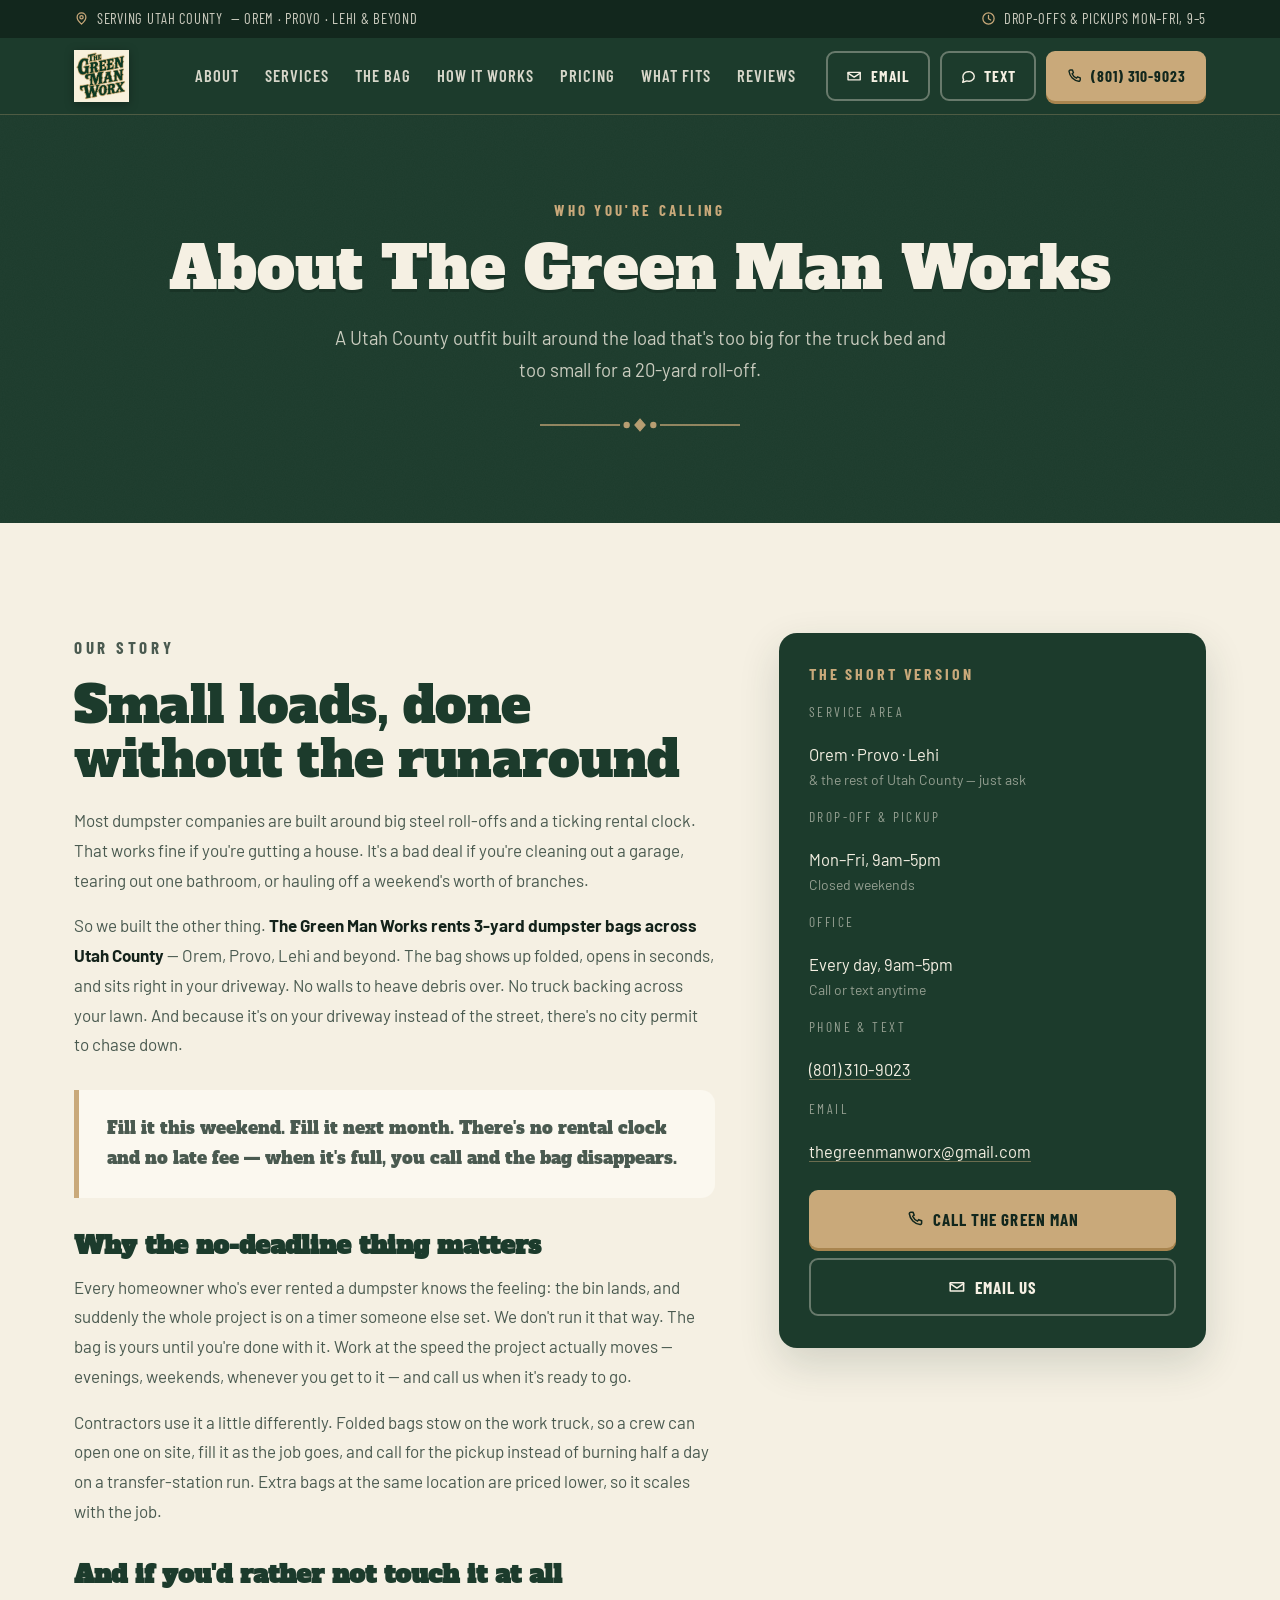
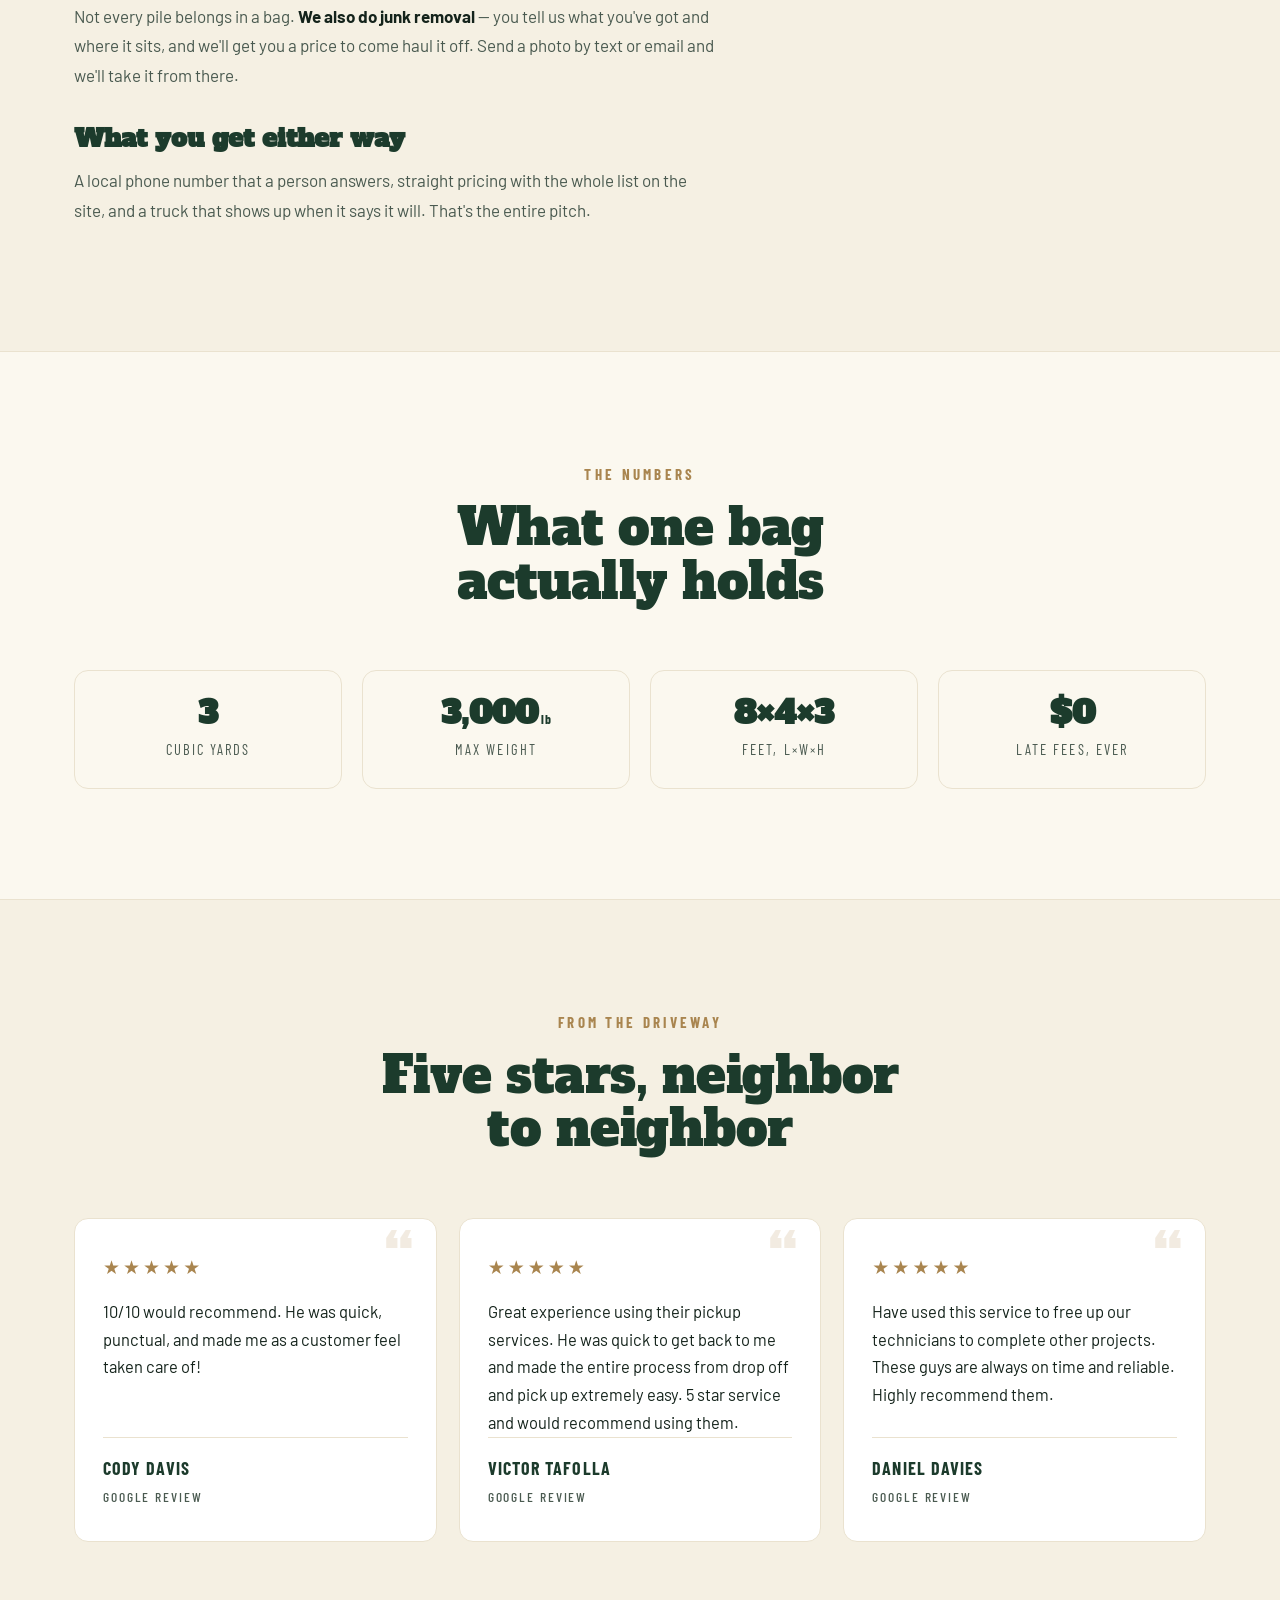
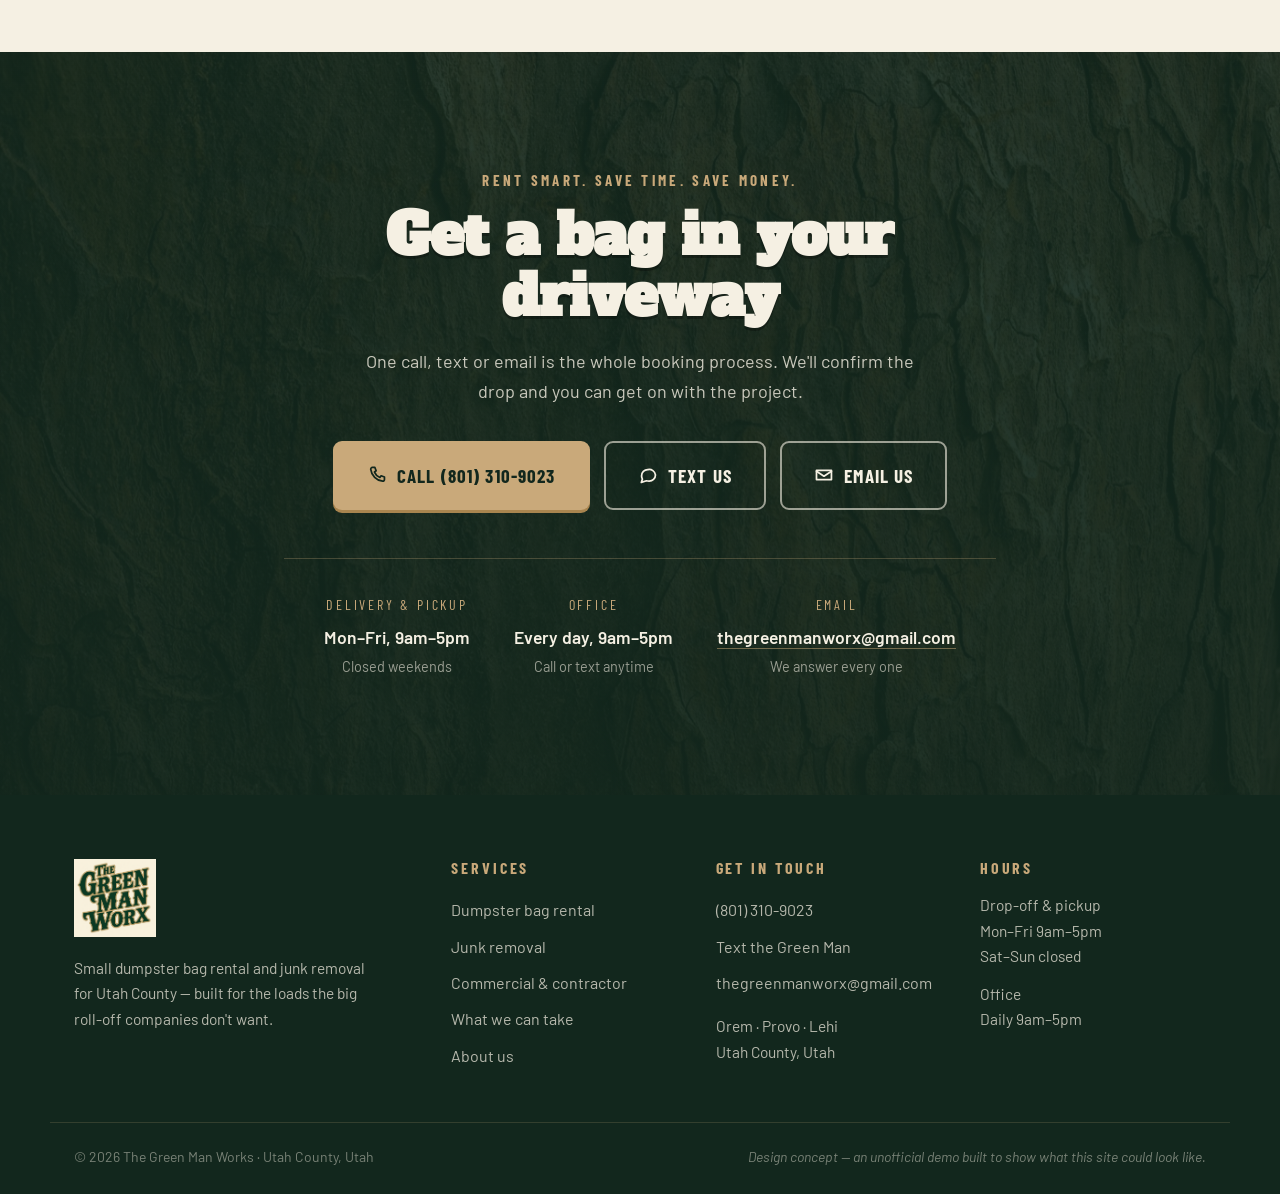
<file: about.html>
<!DOCTYPE html>
<html lang="en" class="no-js">
<head>
<meta charset="utf-8">
<meta name="viewport" content="width=device-width, initial-scale=1">
<title>About | The Green Man Works — Dumpster Bags &amp; Junk Removal, Utah County</title>
<meta name="description" content="Who we are: a Utah County dumpster bag rental and junk removal outfit built around the small load — no rental clock, no late fees, no permit to chase. Orem, Provo, Lehi &amp; beyond.">
<link rel="preconnect" href="https://fonts.googleapis.com">
<link rel="preconnect" href="https://fonts.gstatic.com" crossorigin>
<link href="https://fonts.googleapis.com/css2?family=Alfa+Slab+One&family=Barlow+Condensed:wght@500;600;700&family=Barlow:ital,wght@0,400;0,500;0,600;0,700;1,400&display=swap" rel="stylesheet">
<link rel="stylesheet" href="styles.css">
<link rel="icon" href="data:image/svg+xml,<svg xmlns='http://www.w3.org/2000/svg' viewBox='0 0 100 100'><rect width='100' height='100' rx='18' fill='%231c3b2c'/><text x='50' y='72' font-size='62' font-family='Georgia,serif' font-weight='bold' fill='%23c9a97a' text-anchor='middle'>G</text></svg>">
</head>
<body>

<!-- ══ SVG SPRITE ══ -->
<svg width="0" height="0" style="position:absolute" aria-hidden="true">
  <defs>
    <symbol id="i-clock" viewBox="0 0 24 24"><circle cx="12" cy="12" r="9"/><path d="M12 7v5.5l3.5 2"/></symbol>
    <symbol id="i-truck" viewBox="0 0 24 24"><path d="M2 7h11v10H2z"/><path d="M13 10h4.5l3.5 3.5V17h-8z"/><circle cx="6.5" cy="18.5" r="1.8"/><circle cx="17" cy="18.5" r="1.8"/></symbol>
    <symbol id="i-check" viewBox="0 0 24 24"><path d="M4 12.5l5.5 5.5L20 6.5"/></symbol>
    <symbol id="i-phone" viewBox="0 0 24 24"><path d="M6.5 3h3l1.5 4-2 1.5a12 12 0 006.5 6.5L17 13l4 1.5v3a2 2 0 01-2.2 2A16.5 16.5 0 014.5 5.2 2 2 0 016.5 3z"/></symbol>
    <symbol id="i-msg" viewBox="0 0 24 24"><path d="M21 12a7.5 7.5 0 01-7.8 7.5c-1 0-2-.2-3-.5L4 21l1.3-4a7.4 7.4 0 01-1-3.7A7.5 7.5 0 0112 5.5 7.6 7.6 0 0121 12z"/></symbol>
    <symbol id="i-mail" viewBox="0 0 24 24"><path d="M3 6.5h18v11H3z"/><path d="M3 7.5l9 6 9-6"/></symbol>
    <symbol id="i-box" viewBox="0 0 24 24"><path d="M3 7.6l9-4.6 9 4.6v8.8L12 21l-9-4.6z"/><path d="M3 7.6l9 4.6 9-4.6M12 12.2V21"/></symbol>
    <symbol id="i-pin" viewBox="0 0 24 24"><path d="M12 21s7-6.2 7-11a7 7 0 10-14 0c0 4.8 7 11 7 11z"/><circle cx="12" cy="10" r="2.6"/></symbol>
  </defs>
</svg>

<a class="skip" href="#main">Skip to content</a>

<!-- ══ TOP BAR ══ -->
<div class="topbar">
  <div class="wrap topbar__in">
    <span class="topbar__l"><svg class="ic"><use href="#i-pin"/></svg> Serving Utah County<b class="tb-tail"> — Orem · Provo · Lehi &amp; beyond</b></span>
    <span class="topbar__r"><svg class="ic"><use href="#i-clock"/></svg> Drop-offs &amp; pickups Mon–Fri, 9–5</span>
  </div>
</div>

<!-- ══ HEADER ══ -->
<header class="hdr" id="hdr">
  <div class="wrap hdr__in">
    <a class="hdr__brand" href="index.html">
      <img src="assets/logo.png" alt="The Green Man Worx" width="120" height="114">
    </a>
    <nav class="hdr__nav" aria-label="Main">
      <a href="about.html">About</a>
      <a href="index.html#services">Services</a>
      <a href="index.html#bag">The bag</a>
      <a href="index.html#how">How it works</a>
      <a href="index.html#pricing">Pricing</a>
      <a href="index.html#rules">What fits</a>
      <a href="index.html#reviews">Reviews</a>
    </nav>
    <div class="hdr__cta">
      <a class="btn btn--ghost hdr__mail" href="mailto:thegreenmanworx@gmail.com"><svg class="ic"><use href="#i-mail"/></svg> Email</a>
      <a class="btn btn--ghost" href="sms:8013109023"><svg class="ic"><use href="#i-msg"/></svg> Text</a>
      <a class="btn btn--gold" href="tel:18013109023"><svg class="ic"><use href="#i-phone"/></svg> (801) 310-9023</a>
    </div>
    <button class="burger" id="burger" aria-label="Menu" aria-expanded="false"><span></span><span></span><span></span></button>
  </div>
  <div class="mobnav" id="mobnav">
    <a href="about.html">About</a><a href="index.html#services">Services</a><a href="index.html#bag">The bag</a>
    <a href="index.html#how">How it works</a><a href="index.html#pricing">Pricing</a><a href="index.html#rules">What fits</a><a href="index.html#reviews">Reviews</a>
    <a href="mailto:thegreenmanworx@gmail.com">Email us</a>
    <a class="mobnav__call" href="tel:18013109023">Call (801) 310-9023</a>
  </div>
</header>

<main id="main">

<!-- ══ PAGE HEAD ══ -->
<section class="pagehead">
  <div class="wrap">
    <p class="eyebrow">Who you're calling</p>
    <h1>About The Green Man Works</h1>
    <p class="pagehead__lede">A Utah County outfit built around the load that's too big for the truck bed and too small for a 20-yard roll-off.</p>
    <div class="pagehead__orn" aria-hidden="true">
      <svg viewBox="0 0 240 16"><path d="M0 8h96M144 8h96"/><path d="M120 1l6 7-6 7-6-7z"/><circle cx="104" cy="8" r="3"/><circle cx="136" cy="8" r="3"/></svg>
    </div>
  </div>
</section>

<!-- ══ ABOUT BODY ══ -->
<section class="sec sec--cream">
  <div class="wrap about">
    <div class="about__body reveal">
      <p class="eyebrow">Our story</p>
      <h2>Small loads, done without the runaround</h2>

      <p>Most dumpster companies are built around big steel roll-offs and a ticking rental clock. That works fine if you're gutting a house. It's a bad deal if you're cleaning out a garage, tearing out one bathroom, or hauling off a weekend's worth of branches.</p>

      <p>So we built the other thing. <b>The Green Man Works rents 3-yard dumpster bags across Utah County</b> — Orem, Provo, Lehi and beyond. The bag shows up folded, opens in seconds, and sits right in your driveway. No walls to heave debris over. No truck backing across your lawn. And because it's on your driveway instead of the street, there's no city permit to chase down.</p>

      <p class="about__pull">Fill it this weekend. Fill it next month. There's no rental clock and no late fee — when it's full, you call and the bag disappears.</p>

      <h3>Why the no-deadline thing matters</h3>
      <p>Every homeowner who's ever rented a dumpster knows the feeling: the bin lands, and suddenly the whole project is on a timer someone else set. We don't run it that way. The bag is yours until you're done with it. Work at the speed the project actually moves — evenings, weekends, whenever you get to it — and call us when it's ready to go.</p>

      <p>Contractors use it a little differently. Folded bags stow on the work truck, so a crew can open one on site, fill it as the job goes, and call for the pickup instead of burning half a day on a transfer-station run. Extra bags at the same location are priced lower, so it scales with the job.</p>

      <h3>And if you'd rather not touch it at all</h3>
      <p>Not every pile belongs in a bag. <b>We also do junk removal</b> — you tell us what you've got and where it sits, and we'll get you a price to come haul it off. Send a photo by text or email and we'll take it from there.</p>

      <h3>What you get either way</h3>
      <p>A local phone number that a person answers, straight pricing with the whole list on the site, and a truck that shows up when it says it will. That's the entire pitch.</p>
    </div>

    <aside class="aside reveal">
      <h4>The short version</h4>
      <dl>
        <dt>Service area</dt>
        <dd>Orem · Provo · Lehi<span>&amp; the rest of Utah County — just ask</span></dd>
        <dt>Drop-off &amp; pickup</dt>
        <dd>Mon–Fri, 9am–5pm<span>Closed weekends</span></dd>
        <dt>Office</dt>
        <dd>Every day, 9am–5pm<span>Call or text anytime</span></dd>
        <dt>Phone &amp; text</dt>
        <dd><a href="tel:18013109023">(801) 310-9023</a></dd>
        <dt>Email</dt>
        <dd><a href="mailto:thegreenmanworx@gmail.com">thegreenmanworx@gmail.com</a></dd>
      </dl>
      <a class="btn btn--gold" href="tel:18013109023"><svg class="ic"><use href="#i-phone"/></svg> Call the Green Man</a>
      <a class="btn btn--ghost" href="mailto:thegreenmanworx@gmail.com"><svg class="ic"><use href="#i-mail"/></svg> Email us</a>
    </aside>
  </div>
</section>

<!--
  ══════════════════════════════════════════════════════════════
  OWNER BLOCK — intentionally left out until we have real details.
  Ask the client for: name, a sentence or two in his own words,
  and one photo of him (or him with the truck). Then uncomment:

  <section class="sec sec--paper">
    <div class="wrap about">
      <div class="about__body">
        <p class="eyebrow">Meet the Green Man</p>
        <h2>NAME HERE</h2>
        <p>HIS WORDS HERE.</p>
      </div>
      <figure class="aside" style="padding:0;overflow:hidden">
        <img src="assets/owner.jpg" alt="NAME, owner of The Green Man Works">
      </figure>
    </div>
  </section>
  ══════════════════════════════════════════════════════════════
-->

<!-- ══ FACTS ══ -->
<section class="sec sec--paper">
  <div class="wrap">
    <header class="shead reveal">
      <p class="eyebrow">The numbers</p>
      <h2>What one bag actually holds</h2>
    </header>
    <div class="facts">
      <div class="fact reveal"><b>3</b><span>Cubic yards</span></div>
      <div class="fact reveal"><b>3,000<small> lb</small></b><span>Max weight</span></div>
      <div class="fact reveal"><b>8×4×3</b><span>Feet, L×W×H</span></div>
      <div class="fact reveal"><b>$0</b><span>Late fees, ever</span></div>
    </div>
  </div>
</section>

<!-- ══ REVIEWS ══ -->
<section class="sec sec--cream">
  <div class="wrap">
    <header class="shead reveal">
      <p class="eyebrow">From the driveway</p>
      <h2>Five stars, neighbor to neighbor</h2>
    </header>
    <div class="revs">
      <figure class="rev reveal">
        <div class="rev__stars" aria-label="5 out of 5 stars">★★★★★</div>
        <blockquote>10/10 would recommend. He was quick, punctual, and made me as a customer feel taken care of!</blockquote>
        <figcaption>Cody Davis<span>Google review</span></figcaption>
      </figure>
      <figure class="rev reveal">
        <div class="rev__stars" aria-label="5 out of 5 stars">★★★★★</div>
        <blockquote>Great experience using their pickup services. He was quick to get back to me and made the entire process from drop off and pick up extremely easy. 5 star service and would recommend using them.</blockquote>
        <figcaption>Victor Tafolla<span>Google review</span></figcaption>
      </figure>
      <figure class="rev reveal">
        <div class="rev__stars" aria-label="5 out of 5 stars">★★★★★</div>
        <blockquote>Have used this service to free up our technicians to complete other projects. These guys are always on time and reliable. Highly recommend them.</blockquote>
        <figcaption>Daniel Davies<span>Google review</span></figcaption>
      </figure>
    </div>
  </div>
</section>

<!-- ══ CTA ══ -->
<section class="cta">
  <div class="cta__bg" aria-hidden="true"></div>
  <div class="wrap cta__in reveal">
    <p class="eyebrow eyebrow--gold">Rent smart. Save time. Save money.</p>
    <h2>Get a bag in your driveway</h2>
    <p class="cta__lede">One call, text or email is the whole booking process. We'll confirm the drop and you can get on with the project.</p>
    <div class="cta__btns">
      <a class="btn btn--big btn--gold" href="tel:18013109023"><svg class="ic"><use href="#i-phone"/></svg> Call (801) 310-9023</a>
      <a class="btn btn--big btn--outline btn--outline-l" href="sms:8013109023"><svg class="ic"><use href="#i-msg"/></svg> Text us</a>
      <a class="btn btn--big btn--outline btn--outline-l" href="mailto:thegreenmanworx@gmail.com"><svg class="ic"><use href="#i-mail"/></svg> Email us</a>
    </div>
    <dl class="cta__hrs">
      <div><dt>Delivery &amp; pickup</dt><dd>Mon–Fri, 9am–5pm<span>Closed weekends</span></dd></div>
      <div><dt>Office</dt><dd>Every day, 9am–5pm<span>Call or text anytime</span></dd></div>
      <div><dt>Email</dt><dd><a class="cta__mail" href="mailto:thegreenmanworx@gmail.com">thegreenmanworx@gmail.com</a><span>We answer every one</span></dd></div>
    </dl>
  </div>
</section>

</main>

<!-- ══ FOOTER ══ -->
<footer class="ftr">
  <div class="wrap ftr__in">
    <div class="ftr__brand">
      <img src="assets/logo.png" alt="The Green Man Worx" width="140" height="133" loading="lazy">
      <p>Small dumpster bag rental and junk removal for Utah County — built for the loads the big roll-off companies don't want.</p>
    </div>
    <div class="ftr__col">
      <h4>Services</h4>
      <a href="index.html#services">Dumpster bag rental</a>
      <a href="index.html#services">Junk removal</a>
      <a href="index.html#pricing">Commercial &amp; contractor</a>
      <a href="index.html#rules">What we can take</a>
      <a href="about.html">About us</a>
    </div>
    <div class="ftr__col">
      <h4>Get in touch</h4>
      <a href="tel:18013109023">(801) 310-9023</a>
      <a href="sms:8013109023">Text the Green Man</a>
      <a class="ftr__mail" href="mailto:thegreenmanworx@gmail.com">thegreenmanworx@gmail.com</a>
      <p class="ftr__p">Orem · Provo · Lehi<br>Utah County, Utah</p>
    </div>
    <div class="ftr__col">
      <h4>Hours</h4>
      <p class="ftr__p">Drop-off &amp; pickup<br>Mon–Fri 9am–5pm<br>Sat–Sun closed</p>
      <p class="ftr__p">Office<br>Daily 9am–5pm</p>
    </div>
  </div>
  <div class="wrap ftr__base">
    <p>&copy; <span id="yr">2026</span> The Green Man Works · Utah County, Utah</p>
    <p class="ftr__demo">Design concept — an unofficial demo built to show what this site could look like.</p>
  </div>
</footer>

<!-- ══ MOBILE CALL BAR ══ -->
<div class="callbar">
  <a href="tel:18013109023"><svg class="ic"><use href="#i-phone"/></svg> Call</a>
  <a href="sms:8013109023" class="callbar__t"><svg class="ic"><use href="#i-msg"/></svg> Text</a>
  <a href="mailto:thegreenmanworx@gmail.com" class="callbar__e"><svg class="ic"><use href="#i-mail"/></svg> Email</a>
</div>

<script src="main.js"></script>
</body>
</html>
</file>
<file: styles.css>
/* ═══════════════════════════════════════════
   The Green Man Works — demo
   Palette pulled from the shop's own logo:
   forest green, saddle tan, cream paper
   ═══════════════════════════════════════════ */

:root{
  --green:#1c3b2c;
  --green-d:#12271d;
  --green-m:#2f5a41;
  --green-l:#4a7a5c;
  --tan:#c9a97a;
  --tan-d:#a9854f;
  --tan-l:#e0c79c;
  --cream:#f5f0e3;
  --cream-d:#eae2cf;
  --paper:#fbf8ef;
  --ink:#14231b;
  --ink-soft:#4a5a50;
  --white:#fff;

  --f-disp:'Alfa Slab One',Georgia,serif;
  --f-cond:'Barlow Condensed',Impact,sans-serif;
  --f-body:'Barlow',system-ui,-apple-system,sans-serif;

  --wrap:1180px;
  --r:14px;
  --ease:cubic-bezier(.22,.75,.3,1);
}

*,*::before,*::after{box-sizing:border-box}
html{scroll-behavior:smooth;scroll-padding-top:96px;-webkit-text-size-adjust:100%}
body{
  margin:0;font-family:var(--f-body);font-size:17px;line-height:1.65;
  color:var(--ink);background:var(--cream);overflow-x:hidden;
  -webkit-font-smoothing:antialiased;
}
img{max-width:100%;display:block;height:auto}
a{color:inherit}
h1,h2,h3,h4{margin:0;line-height:1.08}
p{margin:0}
ul,ol{margin:0;padding:0;list-style:none}

.wrap{width:100%;max-width:var(--wrap);margin:0 auto;padding:0 24px}
.ic{width:1em;height:1em;fill:none;stroke:currentColor;stroke-width:2;
    stroke-linecap:round;stroke-linejoin:round;flex:none}

.skip{position:absolute;left:-9999px;top:0;background:var(--green);color:var(--cream);
      padding:12px 20px;z-index:999}
.skip:focus{left:8px;top:8px}

/* ── reveal (jump-safe: only opacity/transform, JS-gated) ── */
.js .reveal{opacity:0;transform:translateY(22px);
  transition:opacity .7s var(--ease),transform .7s var(--ease)}
.js .reveal.in{opacity:1;transform:none}
@media (prefers-reduced-motion:reduce){
  html{scroll-behavior:auto}
  .js .reveal{opacity:1!important;transform:none!important;transition:none}
  *{animation-duration:.001s!important;animation-iteration-count:1!important}
}

/* ═══ BUTTONS ═══ */
.btn{
  display:inline-flex;align-items:center;justify-content:center;gap:.55em;
  font-family:var(--f-cond);font-weight:700;font-size:17px;letter-spacing:.06em;
  text-transform:uppercase;text-decoration:none;
  padding:13px 24px;border-radius:9px;border:2px solid transparent;
  cursor:pointer;transition:transform .18s var(--ease),box-shadow .18s var(--ease),
             background .18s,color .18s,border-color .18s;
  white-space:nowrap;
}
.btn .ic{width:1.05em;height:1.05em;stroke-width:2.1}
.btn--gold{background:var(--tan);color:var(--green-d);box-shadow:0 3px 0 var(--tan-d)}
.btn--gold:hover{background:var(--tan-l);transform:translateY(-2px);box-shadow:0 5px 0 var(--tan-d)}
.btn--gold:active{transform:translateY(1px);box-shadow:0 1px 0 var(--tan-d)}
.btn--green{background:var(--green);color:var(--cream);box-shadow:0 3px 0 var(--green-d)}
.btn--green:hover{background:var(--green-m);transform:translateY(-2px);box-shadow:0 5px 0 var(--green-d)}
.btn--ghost{background:transparent;color:var(--cream);border-color:rgba(245,240,227,.35)}
.btn--ghost:hover{border-color:var(--tan);color:var(--tan-l)}
.btn--outline{background:transparent;color:var(--green);border-color:var(--green)}
.btn--outline:hover{background:var(--green);color:var(--cream);transform:translateY(-2px)}
.btn--outline-l{color:var(--cream);border-color:rgba(245,240,227,.6)}
.btn--outline-l:hover{background:var(--cream);color:var(--green);border-color:var(--cream)}
.btn--big{font-size:19px;padding:17px 32px}
.btn--full{width:100%;margin-top:6px}
@media(max-width:380px){
  .btn{white-space:normal;padding-left:16px;padding-right:16px}
  .btn--big{font-size:17px}
}

/* ═══ TOP BAR ═══ */
.topbar{background:var(--green-d);color:rgba(245,240,227,.82);
        font-family:var(--f-cond);font-size:14.5px;letter-spacing:.05em;
        text-transform:uppercase}
.topbar__in{display:flex;justify-content:space-between;align-items:center;
            gap:16px;min-height:38px}
.topbar__l,.topbar__r{display:inline-flex;align-items:center;gap:8px}
.topbar b{font-weight:inherit}
.topbar .ic{color:var(--tan);width:15px;height:15px;flex:none}
/* .topbar__l/__r beat a bare `.topbar span` selector — keep specificity even */
@media(max-width:820px){
  .topbar .topbar__r{display:none}
  .topbar__in{justify-content:center}
}
@media(max-width:560px){
  .topbar{font-size:13px}
  .topbar .tb-tail{display:none}
}

/* ═══ HEADER ═══ */
.hdr{position:sticky;top:0;z-index:80;background:var(--green);
     box-shadow:0 1px 0 rgba(201,169,122,.28);transition:box-shadow .3s,background .3s}
.hdr.stuck{box-shadow:0 6px 26px rgba(18,39,29,.34)}
.hdr__in{display:flex;align-items:center;gap:22px;height:76px}
.hdr__brand{flex:none;display:block}
.hdr__brand img{height:52px;width:auto;
  filter:drop-shadow(0 2px 5px rgba(0,0,0,.3));
  transition:transform .25s var(--ease)}
.hdr__brand:hover img{transform:scale(1.05) rotate(-1.5deg)}

.hdr__nav{display:flex;gap:26px;margin-left:auto;
  font-family:var(--f-cond);font-size:16.5px;font-weight:600;
  letter-spacing:.06em;text-transform:uppercase}
.hdr__nav a{color:rgba(245,240,227,.86);text-decoration:none;position:relative;
  padding:6px 0;transition:color .2s}
.hdr__nav a::after{content:"";position:absolute;left:0;right:100%;bottom:0;height:2px;
  background:var(--tan);transition:right .3s var(--ease)}
.hdr__nav a:hover{color:var(--cream)}
.hdr__nav a:hover::after{right:0}

.hdr__cta{display:flex;gap:10px;margin-left:8px}
.hdr__cta .btn{font-size:15.5px;padding:10px 18px}

.burger{display:none;margin-left:auto;background:none;border:0;cursor:pointer;
  padding:10px;width:46px;height:46px}
.burger span{display:block;height:2.5px;background:var(--cream);border-radius:2px;
  margin:5px 0;transition:transform .3s var(--ease),opacity .2s}
.burger[aria-expanded="true"] span:nth-child(1){transform:translateY(7.5px) rotate(45deg)}
.burger[aria-expanded="true"] span:nth-child(2){opacity:0}
.burger[aria-expanded="true"] span:nth-child(3){transform:translateY(-7.5px) rotate(-45deg)}

.mobnav{display:none;flex-direction:column;background:var(--green-d);
  max-height:0;overflow:hidden;transition:max-height .4s var(--ease)}
.mobnav.open{max-height:520px}
.mobnav a{color:var(--cream);text-decoration:none;padding:15px 26px;
  font-family:var(--f-cond);font-size:19px;letter-spacing:.05em;text-transform:uppercase;
  border-bottom:1px solid rgba(201,169,122,.16)}
.mobnav__call{background:var(--tan);color:var(--green-d)!important;text-align:center;font-weight:700}

@media(max-width:1080px){.hdr__nav{display:none}}
@media(max-width:1080px){
  .hdr__cta{margin-left:auto}
  .burger{display:block;margin-left:0}
  .mobnav{display:flex}
}
@media(max-width:600px){
  .hdr__cta .btn--ghost{display:none}
  .hdr__cta .btn{font-size:14px;padding:9px 13px}
  .hdr__in{height:66px;gap:12px}
  .hdr__brand img{height:42px}
}

/* ═══ HERO ═══ */
.hero{
  position:relative;overflow:hidden;
  background:
    radial-gradient(ellipse 80% 60% at 50% 0%,rgba(201,169,122,.20),transparent 70%),
    radial-gradient(ellipse 60% 50% at 50% 100%,rgba(28,59,44,.09),transparent 70%),
    var(--cream);
  padding:clamp(56px,9vw,104px) 0 clamp(70px,10vw,120px);
  text-align:center;
}
.hero__grain{position:absolute;inset:0;pointer-events:none;opacity:.5;
  background-image:url("data:image/svg+xml,%3Csvg xmlns='http://www.w3.org/2000/svg' width='220' height='220'%3E%3Cfilter id='n'%3E%3CfeTurbulence type='fractalNoise' baseFrequency='.85' numOctaves='3'/%3E%3CfeColorMatrix values='0 0 0 0 0.09 0 0 0 0 0.16 0 0 0 0 0.12 0 0 0 .16 0'/%3E%3C/filter%3E%3Crect width='220' height='220' filter='url(%23n)'/%3E%3C/svg%3E")}
.hero__rule--t{position:absolute;top:0;left:0;right:0;height:5px;
  background:repeating-linear-gradient(90deg,var(--tan) 0 26px,transparent 26px 40px)}
.hero__in{position:relative;z-index:2}

.hero__kicker{
  display:flex;align-items:center;justify-content:center;gap:14px;
  font-family:var(--f-cond);font-weight:600;font-size:clamp(14px,2vw,17px);
  letter-spacing:.22em;text-transform:uppercase;color:var(--green-m);
  margin-bottom:clamp(20px,3vw,30px);
}
.hero__kicker span{height:1px;width:clamp(20px,6vw,64px);background:var(--tan-d);opacity:.7}

.hero__name{
  font-family:var(--f-disp);font-weight:400;
  font-size:clamp(34px,13.5vw,148px);
  line-height:.92;letter-spacing:-.005em;
  color:var(--green);
  text-transform:none;
  text-shadow:
    -2px -2px 0 var(--tan),2px -2px 0 var(--tan),
    -2px 2px 0 var(--tan),2px 2px 0 var(--tan),
    -3px 0 0 var(--tan),3px 0 0 var(--tan),
    0 -3px 0 var(--tan),0 3px 0 var(--tan),
    9px 11px 0 rgba(28,59,44,.15);
  margin:0 auto;
}
@media(min-width:1100px){.hero__name{font-size:132px}}
@media(max-width:700px){
  /* the big offset shadow reads as a ghost duplicate at phone sizes */
  .hero__name{text-shadow:
    -1.5px -1.5px 0 var(--tan),1.5px -1.5px 0 var(--tan),
    -1.5px 1.5px 0 var(--tan),1.5px 1.5px 0 var(--tan),
    -2px 0 0 var(--tan),2px 0 0 var(--tan),
    0 -2px 0 var(--tan),0 2px 0 var(--tan),
    4px 5px 0 rgba(28,59,44,.13)}
}

.hero__orn{margin:clamp(26px,4vw,40px) auto clamp(28px,4vw,38px);max-width:240px}
.hero__orn svg{width:100%;height:16px;fill:var(--tan-d);stroke:var(--tan-d);
  stroke-width:1.6;opacity:.85}
.hero__orn path:first-child{stroke-linecap:round}

.hero__btns{display:flex;gap:14px;justify-content:center;flex-wrap:wrap}

/* rotating seal */
.seal{position:absolute;right:clamp(-20px,1vw,10px);top:-14px;width:150px;height:150px;
  display:grid;place-items:center;pointer-events:none}
.seal__ring{position:absolute;inset:0;width:100%;height:100%;
  animation:spin 26s linear infinite}
.seal__ring text{font-family:var(--f-cond);font-size:15.5px;font-weight:700;
  letter-spacing:.13em;fill:var(--green-m);text-transform:uppercase}
.seal__core{width:80px;height:80px;border-radius:50%;background:var(--green);
  color:var(--tan-l);display:grid;place-content:center;text-align:center;
  box-shadow:0 5px 16px rgba(18,39,29,.28)}
.seal__core b{display:block;font-family:var(--f-disp);font-size:31px;line-height:1;color:var(--cream)}
.seal__core span{font-family:var(--f-cond);font-size:11.5px;letter-spacing:.16em}
@keyframes spin{to{transform:rotate(360deg)}}
@media(max-width:1240px){.seal{display:none}}

/* floating leaves */
.float{position:absolute;fill:none;stroke:var(--green-m);stroke-width:1.4;
  opacity:.16;pointer-events:none}
.float--1{width:120px;height:120px;left:4%;top:16%;animation:bob 9s ease-in-out infinite}
.float--2{width:74px;height:74px;left:11%;bottom:14%;animation:bob 11s ease-in-out infinite reverse}
.float--3{width:96px;height:96px;right:6%;bottom:18%;animation:bob 13s ease-in-out infinite}
@keyframes bob{
  0%,100%{transform:translateY(0) rotate(0)}
  50%{transform:translateY(-20px) rotate(7deg)}
}
@media(max-width:900px){.float{display:none}}

.hero__scroll{position:absolute;bottom:18px;left:50%;transform:translateX(-50%);
  width:22px;height:34px;border:2px solid rgba(28,59,44,.28);border-radius:12px}
.hero__scroll span{position:absolute;left:50%;top:6px;width:3px;height:7px;
  background:var(--green-m);border-radius:2px;margin-left:-1.5px;
  animation:scr 1.9s ease-in-out infinite}
@keyframes scr{0%{opacity:0;transform:translateY(0)}
  35%{opacity:1}100%{opacity:0;transform:translateY(11px)}}
@media(max-width:700px){.hero__scroll{display:none}}

/* ═══ MARQUEE ═══ */
.marq{background:var(--green);color:var(--tan-l);overflow:hidden;
  padding:14px 0;border-top:3px solid var(--tan-d);border-bottom:3px solid var(--tan-d)}
.marq__track{display:flex;width:max-content;animation:marq 42s linear infinite}
.marq__track span{font-family:var(--f-cond);font-size:19px;font-weight:600;
  letter-spacing:.14em;text-transform:uppercase;white-space:nowrap;padding-right:36px}
@keyframes marq{to{transform:translateX(-50%)}}
.marq:hover .marq__track{animation-play-state:paused}

/* ═══ SECTIONS ═══ */
.sec{padding:clamp(64px,9vw,110px) 0;position:relative}
.sec--cream{background:var(--cream)}
.sec--paper{background:var(--paper);
  border-top:1px solid var(--cream-d);border-bottom:1px solid var(--cream-d)}
.sec--green{background:var(--green);color:var(--cream);position:relative}
.sec--green::before{content:"";position:absolute;inset:0;pointer-events:none;opacity:.5;
  background-image:url("data:image/svg+xml,%3Csvg xmlns='http://www.w3.org/2000/svg' width='200' height='200'%3E%3Cfilter id='n'%3E%3CfeTurbulence type='fractalNoise' baseFrequency='.9' numOctaves='3'/%3E%3CfeColorMatrix values='0 0 0 0 1 0 0 0 0 1 0 0 0 0 1 0 0 0 .05 0'/%3E%3C/filter%3E%3Crect width='200' height='200' filter='url(%23n)'/%3E%3C/svg%3E")}
.sec--green>.wrap{position:relative;z-index:1}

.shead{max-width:720px;margin:0 auto clamp(40px,6vw,62px);text-align:center}
.eyebrow{font-family:var(--f-cond);font-weight:700;font-size:15px;letter-spacing:.22em;
  text-transform:uppercase;color:var(--tan-d);margin-bottom:14px}
.eyebrow--gold{color:var(--tan)}
.shead h2,.sec h2{font-family:var(--f-disp);font-weight:400;
  font-size:clamp(30px,5.2vw,50px);line-height:1.07;color:var(--green);
  letter-spacing:-.01em}
.h2--light{color:var(--cream)!important;
  text-shadow:0 2px 0 rgba(18,39,29,.4)}
.lede{margin-top:20px;font-size:clamp(16.5px,2vw,18.5px);color:var(--ink-soft);line-height:1.7}
.lede--light{color:rgba(245,240,227,.8)}
.shead--light .eyebrow{color:var(--tan)}

/* ═══ WHY CARDS ═══ */
.cards{display:grid;grid-template-columns:repeat(auto-fit,minmax(248px,1fr));gap:22px}
.card{background:var(--paper);border:1.5px solid var(--cream-d);border-radius:var(--r);
  padding:32px 26px 30px;position:relative;overflow:hidden;
  transition:transform .3s var(--ease),box-shadow .3s var(--ease),border-color .3s}
.card::after{content:"";position:absolute;left:0;right:0;top:0;height:4px;
  background:var(--tan);transform:scaleX(0);transform-origin:left;
  transition:transform .4s var(--ease)}
.card:hover{transform:translateY(-7px);box-shadow:0 20px 42px rgba(28,59,44,.13);
  border-color:var(--tan)}
.card:hover::after{transform:scaleX(1)}
.card__ic{width:56px;height:56px;border-radius:13px;display:grid;place-items:center;
  background:var(--green);color:var(--tan-l);margin-bottom:20px;
  transition:transform .35s var(--ease)}
.card__ic .ic{width:27px;height:27px;stroke-width:1.9}
.card:hover .card__ic{transform:rotate(-7deg) scale(1.07)}
.card h3{font-family:var(--f-disp);font-size:20px;line-height:1.25;
  color:var(--green);margin-bottom:12px}
.card p{color:var(--ink-soft);font-size:16px;line-height:1.62}

/* ═══ BAG / SPECS ═══ */
.bag{display:grid;grid-template-columns:1fr 1fr;gap:clamp(34px,5vw,66px);align-items:center}
@media(max-width:900px){.bag{grid-template-columns:1fr}}
.bag__copy .lede{margin-bottom:32px}
.specs{display:grid;grid-template-columns:repeat(4,1fr);gap:12px;margin-bottom:22px}
@media(max-width:560px){.specs{grid-template-columns:repeat(2,1fr)}}
.specs li{background:rgba(245,240,227,.07);border:1px solid rgba(201,169,122,.3);
  border-radius:11px;padding:16px 12px;text-align:center;
  transition:background .25s,border-color .25s,transform .25s var(--ease)}
.specs li:hover{background:rgba(201,169,122,.14);border-color:var(--tan);transform:translateY(-3px)}
.specs b{display:block;font-family:var(--f-disp);font-size:clamp(17px,2.2vw,23px);
  color:var(--tan-l);line-height:1.1;white-space:nowrap}
.specs span{display:block;font-family:var(--f-cond);font-size:13px;letter-spacing:.14em;
  text-transform:uppercase;color:rgba(245,240,227,.6);margin-top:6px}
.fineprint{font-size:15px;color:rgba(245,240,227,.62);font-style:italic;line-height:1.6}

.bag__art{display:grid;place-items:center}
.bagsvg{width:100%;max-width:480px}
.bagsvg .bag-front{fill:#3f7a55;stroke:#0f2318;stroke-width:2.5}
.bagsvg .bag-side{fill:#2b5a3c;stroke:#0f2318;stroke-width:2.5}
.bagsvg .bag-top{fill:#4d8f66;stroke:#0f2318;stroke-width:2.5}
.bagsvg .bag-inner{fill:#16311f;opacity:.9}
.bagsvg .weave path{stroke:rgba(255,255,255,.13);stroke-width:1.6;fill:none}
.bagsvg .handle path{stroke:var(--tan);stroke-width:6;fill:none;stroke-linecap:round}
.bagsvg .strap{stroke:#e07b39;stroke-width:3.5;fill:none;opacity:.95}
.bagsvg .ground{stroke:rgba(201,169,122,.35);stroke-width:2.5;stroke-dasharray:9 8}
.bagsvg .dim path{stroke:var(--tan);stroke-width:1.8;fill:none;opacity:.9}
.bagsvg .dim .lead{stroke-width:1.2;opacity:.45}
.bagsvg .dim text{fill:var(--tan-l);font-family:var(--f-cond);font-size:16px;
  font-weight:700;letter-spacing:.14em;text-anchor:middle}
.bagsvg .cap circle{fill:var(--tan);stroke:var(--green-d);stroke-width:3}
.bagsvg .cap text{fill:var(--green-d);text-anchor:middle;font-family:var(--f-disp);font-size:26px}
.bagsvg .cap .cap__sub{font-family:var(--f-cond);font-size:11.5px;
  font-weight:700;letter-spacing:.15em}
.js .bag__art.in .bagbody{animation:drop .8s var(--ease) both}
@keyframes drop{from{opacity:0;transform:translateY(-26px)}to{opacity:1;transform:none}}

/* ═══ STEPS ═══ */
.steps{display:grid;grid-template-columns:repeat(3,1fr);gap:26px;position:relative}
@media(max-width:840px){.steps{grid-template-columns:1fr;gap:20px}}
.steps::before{content:"";position:absolute;top:31px;left:14%;right:14%;height:2px;
  background:repeating-linear-gradient(90deg,var(--tan) 0 10px,transparent 10px 20px);
  opacity:.6}
@media(max-width:840px){.steps::before{display:none}}
.step{text-align:center;position:relative;padding:0 12px}
.step__n{width:62px;height:62px;border-radius:50%;background:var(--tan);color:var(--green-d);
  font-family:var(--f-disp);font-size:27px;display:grid;place-items:center;
  margin:0 auto 22px;position:relative;z-index:2;
  box-shadow:0 0 0 8px var(--cream),0 6px 16px rgba(28,59,44,.18);
  transition:transform .3s var(--ease),background .3s}
.step:hover .step__n{transform:translateY(-5px) scale(1.06);background:var(--tan-l)}
.step h3{font-family:var(--f-disp);font-size:21px;color:var(--green);margin-bottom:12px}
.step p{color:var(--ink-soft);font-size:16px;line-height:1.62}

/* ═══ PRICING ═══ */
.prices{display:grid;grid-template-columns:repeat(2,1fr);gap:26px;max-width:880px;margin:0 auto}
@media(max-width:760px){.prices{grid-template-columns:1fr}}
.price{background:var(--white);border:2px solid var(--cream-d);border-radius:18px;
  padding:36px 30px 32px;text-align:center;position:relative;
  min-width:0; /* nowrap button text would otherwise blow out the grid column */
  transition:transform .3s var(--ease),box-shadow .3s var(--ease),border-color .3s}
.price:hover{transform:translateY(-6px);box-shadow:0 24px 50px rgba(28,59,44,.14)}
.price--feat{border-color:var(--green);background:var(--green);color:var(--cream);
  box-shadow:0 14px 38px rgba(28,59,44,.2)}
.price--feat:hover{box-shadow:0 26px 56px rgba(28,59,44,.3)}
.price__flag{position:absolute;top:-14px;left:50%;transform:translateX(-50%);
  background:var(--tan);color:var(--green-d);font-family:var(--f-cond);font-weight:700;
  font-size:13.5px;letter-spacing:.16em;text-transform:uppercase;
  padding:6px 18px;border-radius:20px;white-space:nowrap}
.price__tag{font-family:var(--f-cond);font-weight:700;font-size:16px;letter-spacing:.2em;
  text-transform:uppercase;color:var(--tan-d);margin-bottom:8px}
.price--feat .price__tag{color:var(--tan)}
.price__big{font-family:var(--f-disp);font-size:clamp(52px,8vw,68px);line-height:1;
  color:var(--green)}
.price--feat .price__big{color:var(--cream)}
.price__big sup{font-size:.42em;vertical-align:super;margin-right:2px;color:var(--tan-d)}
.price--feat .price__big sup{color:var(--tan)}
.price__sub{font-size:15px;color:var(--ink-soft);margin-top:6px;
  padding-bottom:22px;margin-bottom:22px;border-bottom:1px solid var(--cream-d)}
.price--feat .price__sub{color:rgba(245,240,227,.66);border-color:rgba(201,169,122,.28)}
.price__list{text-align:left;margin-bottom:26px;display:grid;gap:13px}
.price__list li{display:flex;gap:11px;align-items:flex-start;font-size:16px;line-height:1.5}
.price__list .ic{width:19px;height:19px;color:var(--tan-d);margin-top:3px;stroke-width:2.6}
.price--feat .price__list .ic{color:var(--tan)}
.price__list b{font-family:var(--f-cond);font-size:19px;letter-spacing:.02em}
.pricenote{text-align:center;max-width:620px;margin:34px auto 0;font-size:15.5px;
  color:var(--ink-soft);font-style:italic}

/* ═══ GALLERY ═══ */
.gal{display:grid;grid-template-columns:repeat(4,1fr);gap:18px}
@media(max-width:900px){.gal{grid-template-columns:repeat(2,1fr)}}
@media(max-width:480px){.gal{grid-template-columns:1fr}}
.gal__i{margin:0;position:relative;border-radius:var(--r);overflow:hidden;
  border:3px solid rgba(201,169,122,.32);background:var(--green-d);
  transition:transform .35s var(--ease),border-color .35s,box-shadow .35s}
/* stagger via margin, not transform — .reveal.in resets transform */
.gal__i:nth-child(even){margin-top:26px}
@media(max-width:900px){.gal__i:nth-child(even){margin-top:0}}
.gal__i img{aspect-ratio:3/4;object-fit:cover;width:100%;
  transition:transform .6s var(--ease),filter .4s}
.gal__i:hover{border-color:var(--tan);box-shadow:0 22px 46px rgba(0,0,0,.34)}
.gal__i:hover img{transform:scale(1.07)}
@media(min-width:901px){.gal__i:hover{transform:translateY(-6px)}}
.gal__i figcaption{position:absolute;left:0;right:0;bottom:0;
  padding:34px 16px 14px;color:var(--cream);
  font-family:var(--f-cond);font-size:15.5px;letter-spacing:.05em;
  background:linear-gradient(to top,rgba(9,20,14,.92),transparent);
  transform:translateY(6px);opacity:.9;transition:transform .35s var(--ease),opacity .3s}
.gal__i:hover figcaption{transform:none;opacity:1}

/* ═══ RULES ═══ */
.rules{display:grid;grid-template-columns:1fr 1.15fr 1fr;gap:22px;align-items:start}
@media(max-width:960px){.rules{grid-template-columns:1fr}}
.rule{background:var(--paper);border:1.5px solid var(--cream-d);border-radius:var(--r);
  padding:30px 26px}
.rule h3{font-family:var(--f-disp);font-size:19px;color:var(--green);
  display:flex;align-items:center;gap:11px;margin-bottom:16px}
.rule h3 .ic{width:26px;height:26px;padding:5px;border-radius:50%;
  stroke-width:3;flex:none;box-sizing:content-box}
.rule--yes{border-color:rgba(74,122,92,.4);background:linear-gradient(var(--paper),#f2f7f1)}
.rule--yes h3 .ic{background:var(--green);color:var(--cream)}
.rule--fee h3 .ic{background:var(--tan);color:var(--green-d)}
.rule--no{border-color:rgba(169,133,79,.35)}
.rule--no h3 .ic{background:#8a4b3a;color:#fff}
.rule__note{font-size:14.5px;color:var(--ink-soft);font-style:italic;margin-bottom:16px}
.rule--yes ul li{padding:9px 0 9px 26px;position:relative;font-size:16px;
  border-bottom:1px dashed rgba(28,59,44,.13)}
.rule--yes ul li:last-child{border-bottom:0}
.rule--yes ul li::before{content:"";position:absolute;left:4px;top:17px;
  width:9px;height:9px;border-radius:50%;background:var(--tan)}
.rule__tags{display:flex;flex-wrap:wrap;gap:8px}
.rule__tags li{font-family:var(--f-cond);font-size:14.5px;letter-spacing:.05em;
  text-transform:uppercase;padding:6px 12px;border-radius:20px;
  background:var(--cream-d);color:var(--ink-soft);
  transition:background .2s,color .2s}
.rule__tags li:hover{background:var(--green);color:var(--cream)}

/* ═══ REVIEWS ═══ */
.revs{display:grid;grid-template-columns:repeat(3,1fr);gap:22px}
@media(max-width:880px){.revs{grid-template-columns:1fr}}
.rev{margin:0;background:var(--white);border:1.5px solid var(--cream-d);
  border-radius:var(--r);padding:32px 28px;position:relative;
  display:flex;flex-direction:column;
  transition:transform .3s var(--ease),box-shadow .3s var(--ease)}
.rev::before{content:"\201C";position:absolute;top:6px;right:22px;
  font-family:var(--f-disp);font-size:80px;color:var(--tan);opacity:.22;line-height:1}
.rev:hover{transform:translateY(-6px);box-shadow:0 20px 44px rgba(28,59,44,.12)}
.rev__stars{color:var(--tan-d);font-size:19px;letter-spacing:3px;margin-bottom:16px}
.rev blockquote{margin:0;font-size:16.5px;line-height:1.68;color:var(--ink);
  position:relative;z-index:1}
.rev figcaption{margin-top:auto;padding-top:16px;border-top:1px solid var(--cream-d);
  font-family:var(--f-cond);font-weight:700;font-size:18px;letter-spacing:.06em;
  text-transform:uppercase;color:var(--green)}
.rev figcaption span{display:block;font-weight:500;font-size:13.5px;letter-spacing:.14em;
  color:var(--ink-soft);text-transform:uppercase;margin-top:3px}

/* ═══ TOWNS ═══ */
.towns{display:flex;flex-wrap:wrap;justify-content:center;gap:11px;max-width:900px;margin:0 auto}
.towns li{font-family:var(--f-cond);font-weight:600;font-size:17px;letter-spacing:.08em;
  text-transform:uppercase;padding:11px 22px;border-radius:30px;
  background:var(--paper);border:1.5px solid var(--cream-d);color:var(--green);
  transition:background .25s,color .25s,transform .25s var(--ease),border-color .25s}
.towns li:hover{background:var(--green);color:var(--cream);
  border-color:var(--green);transform:translateY(-3px)}
.towns .towns__more{background:transparent;border-style:dashed;
  border-color:var(--tan-d);color:var(--tan-d);font-style:italic}
.towns .towns__more:hover{background:var(--tan);color:var(--green-d);
  border-color:var(--tan);border-style:solid}
.towns__note{text-align:center;margin-top:30px;font-size:16px;color:var(--ink-soft);
  font-style:italic}

/* ═══ CTA ═══ */
.cta{position:relative;padding:clamp(70px,10vw,116px) 0;color:var(--cream);
  text-align:center;overflow:hidden}
.cta__bg{position:absolute;inset:0;
  background:linear-gradient(rgba(18,39,29,.9),rgba(18,39,29,.94)),
             url("assets/bark.jpg") center/cover no-repeat;}
.cta__in{position:relative;z-index:1;max-width:760px}
.cta h2{font-family:var(--f-disp);font-size:clamp(32px,5.6vw,56px);color:var(--cream);
  text-shadow:0 3px 0 rgba(0,0,0,.28)}
.cta__lede{margin:20px auto 34px;font-size:18px;color:rgba(245,240,227,.8);max-width:560px}
.cta__btns{display:flex;gap:14px;justify-content:center;flex-wrap:wrap}
.cta__hrs{display:flex;gap:44px;justify-content:center;flex-wrap:wrap;margin:48px 0 0;
  padding-top:34px;border-top:1px solid rgba(201,169,122,.28)}
.cta__hrs dt{font-family:var(--f-cond);font-size:14px;letter-spacing:.2em;
  text-transform:uppercase;color:var(--tan);margin-bottom:7px}
.cta__hrs dd{margin:0;font-size:17.5px;font-weight:600}
.cta__hrs dd span{display:block;font-weight:400;font-size:14.5px;
  color:rgba(245,240,227,.58);margin-top:3px}

/* ═══ FOOTER ═══ */
.ftr{background:var(--green-d);color:rgba(245,240,227,.72);padding:64px 0 0}
.ftr__in{display:grid;grid-template-columns:1.5fr 1fr 1fr 1fr;gap:38px;
  padding-bottom:48px}
@media(max-width:880px){.ftr__in{grid-template-columns:1fr 1fr;gap:32px}}
@media(max-width:520px){.ftr__in{grid-template-columns:1fr}}
.ftr__brand img{height:78px;width:auto;margin-bottom:18px}
.ftr__brand p{font-size:15.5px;line-height:1.65;max-width:310px}
.ftr__col h4{font-family:var(--f-cond);font-size:16px;letter-spacing:.18em;
  text-transform:uppercase;color:var(--tan);margin-bottom:16px}
.ftr__col a{display:block;text-decoration:none;font-size:16px;padding:5px 0;
  transition:color .2s,padding-left .2s}
.ftr__col a:hover{color:var(--tan-l);padding-left:5px}
.ftr__p{font-size:15.5px;line-height:1.65;margin-top:12px}
.ftr__base{display:flex;justify-content:space-between;gap:16px;flex-wrap:wrap;
  padding-top:22px;padding-bottom:26px;border-top:1px solid rgba(201,169,122,.18);
  font-size:14px;color:rgba(245,240,227,.45)}
.ftr__demo{font-style:italic}

/* ═══ MOBILE CALL BAR ═══ */
.callbar{display:none;position:fixed;left:0;right:0;bottom:0;z-index:90;
  background:var(--green-d);border-top:2px solid var(--tan-d);
  box-shadow:0 -6px 20px rgba(0,0,0,.26)}
.callbar a{flex:1;display:flex;align-items:center;justify-content:center;gap:9px;
  padding:15px 8px;text-decoration:none;color:var(--green-d);background:var(--tan);
  font-family:var(--f-cond);font-weight:700;font-size:18px;letter-spacing:.1em;
  text-transform:uppercase}
.callbar__t{background:transparent!important;color:var(--cream)!important}
@media(max-width:700px){
  .callbar{display:flex}
  body{padding-bottom:58px}
}

/* ═══ SERVICES ═══ */
.svcs{display:grid;grid-template-columns:repeat(2,1fr);gap:26px;align-items:stretch}
@media(max-width:820px){.svcs{grid-template-columns:1fr}}
.svc{background:var(--paper);border:2px solid var(--cream-d);border-radius:18px;
  padding:38px 32px 32px;position:relative;min-width:0;
  display:flex;flex-direction:column;
  transition:transform .3s var(--ease),box-shadow .3s var(--ease),border-color .3s}
.svc:hover{transform:translateY(-7px);box-shadow:0 22px 48px rgba(28,59,44,.14);
  border-color:var(--tan)}
.svc--alt{background:var(--white);border-color:var(--tan)}
.svc__flag{position:absolute;top:-14px;right:26px;background:var(--tan);color:var(--green-d);
  font-family:var(--f-cond);font-weight:700;font-size:13.5px;letter-spacing:.16em;
  text-transform:uppercase;padding:6px 18px;border-radius:20px;white-space:nowrap;margin:0}
.svc__ic{width:60px;height:60px;border-radius:14px;display:grid;place-items:center;
  background:var(--green);color:var(--tan-l);margin-bottom:22px;
  transition:transform .35s var(--ease)}
.svc__ic .ic{width:30px;height:30px}
.svc:hover .svc__ic{transform:rotate(-6deg) scale(1.06)}
.svc h3{font-family:var(--f-disp);font-size:clamp(22px,3vw,28px);color:var(--green);
  margin-bottom:14px;line-height:1.15}
.svc__p{color:var(--ink-soft);font-size:16.5px;line-height:1.7}
.svc__list{display:grid;gap:12px;margin:24px 0 28px}
.svc__list li{display:flex;gap:11px;align-items:flex-start;font-size:16px;line-height:1.5}
.svc__list .ic{width:19px;height:19px;color:var(--tan-d);margin-top:3px;stroke-width:2.6}
.svc__list b{font-family:var(--f-cond);font-size:19px;letter-spacing:.02em}
.svc__btns{margin-top:auto;display:flex;gap:10px;flex-wrap:wrap}
@media(max-width:420px){.svc{padding:34px 22px 28px}.svc__btns .btn{width:100%}}

/* ═══ EMAIL BITS ═══ */
/* header email hides before the nav collapses, so the bar never crowds */
@media(max-width:1240px){.hdr__cta .hdr__mail{display:none}}
.ftr__mail{word-break:break-word}
.cta__mail{text-decoration:none;border-bottom:1px solid rgba(201,169,122,.5);
  transition:color .2s,border-color .2s;word-break:break-word}
.cta__mail:hover{color:var(--tan-l);border-color:var(--tan)}
.cta__hrs>div{min-width:0}
@media(max-width:560px){.cta__hrs{gap:28px}.cta__hrs dd{font-size:16px}}

/* mobile call bar — three up */
.callbar__e{background:transparent!important;color:var(--cream)!important;
  border-left:1px solid rgba(201,169,122,.28)}
@media(max-width:700px){
  .callbar a{font-size:16px;letter-spacing:.07em;gap:8px;padding:15px 6px}
}
@media(max-width:400px){
  .callbar a{font-size:13.5px;letter-spacing:.03em;gap:6px;padding:14px 3px}
}

/* ═══ PAGE HEAD (interior pages) ═══ */
.pagehead{background:var(--green);color:var(--cream);text-align:center;
  padding:clamp(52px,7vw,84px) 0;position:relative;overflow:hidden}
.pagehead::before{content:"";position:absolute;inset:0;pointer-events:none;opacity:.5;
  background-image:url("data:image/svg+xml,%3Csvg xmlns='http://www.w3.org/2000/svg' width='200' height='200'%3E%3Cfilter id='n'%3E%3CfeTurbulence type='fractalNoise' baseFrequency='.9' numOctaves='3'/%3E%3CfeColorMatrix values='0 0 0 0 1 0 0 0 0 1 0 0 0 0 1 0 0 0 .05 0'/%3E%3C/filter%3E%3Crect width='200' height='200' filter='url(%23n)'/%3E%3C/svg%3E")}
.pagehead>.wrap{position:relative;z-index:1}
.pagehead .eyebrow{color:var(--tan)}
.pagehead h1{font-family:var(--f-disp);font-weight:400;
  font-size:clamp(32px,6.4vw,60px);line-height:1.06;color:var(--cream);
  text-shadow:0 3px 0 rgba(18,39,29,.45)}
.pagehead__lede{margin:22px auto 0;max-width:620px;font-size:clamp(16.5px,2vw,18.5px);
  color:rgba(245,240,227,.8);line-height:1.7}
.pagehead__orn{margin:26px auto 0;max-width:200px}
.pagehead__orn svg{width:100%;height:14px;fill:var(--tan);stroke:var(--tan);
  stroke-width:1.6;opacity:.9}

/* ═══ ABOUT ═══ */
.about{display:grid;grid-template-columns:1.2fr .8fr;gap:clamp(30px,5vw,64px);
  align-items:start}
@media(max-width:900px){.about{grid-template-columns:1fr}}
.about__body h2{margin-bottom:20px}
.about__body h3{font-family:var(--f-disp);font-size:clamp(20px,2.6vw,25px);
  color:var(--green);margin:34px 0 14px}
.about__body p{color:var(--ink-soft);font-size:17px;line-height:1.75;margin-bottom:16px}
.about__body p b{color:var(--ink)}
.about__pull{margin:30px 0;padding:24px 28px;background:var(--paper);
  border-left:5px solid var(--tan);border-radius:0 var(--r) var(--r) 0;
  font-family:var(--f-disp);font-size:clamp(18px,2.4vw,22px);line-height:1.4;
  color:var(--green)}
.aside{background:var(--green);color:var(--cream);border-radius:18px;
  padding:32px 30px;position:sticky;top:104px;
  box-shadow:0 16px 40px rgba(28,59,44,.16)}
@media(max-width:900px){.aside{position:static}}
.aside h4{font-family:var(--f-cond);font-size:16px;letter-spacing:.18em;
  text-transform:uppercase;color:var(--tan);margin-bottom:18px}
.aside dl{margin:0 0 26px;display:grid;gap:16px}
.aside dt{font-family:var(--f-cond);font-size:13.5px;letter-spacing:.18em;
  text-transform:uppercase;color:rgba(245,240,227,.55);margin-bottom:3px}
.aside dd{margin:0;font-size:16.5px;line-height:1.5}
.aside dd a{text-decoration:none;border-bottom:1px solid rgba(201,169,122,.45);
  word-break:break-word}
.aside dd a:hover{color:var(--tan-l)}
.aside dd span{display:block;font-size:14px;color:rgba(245,240,227,.55);margin-top:2px}
.aside .btn{width:100%;margin-bottom:10px}
.aside .btn:last-child{margin-bottom:0}

/* facts strip */
.facts{display:grid;grid-template-columns:repeat(4,1fr);gap:20px;margin-top:8px}
@media(max-width:760px){.facts{grid-template-columns:repeat(2,1fr)}}
.fact{background:var(--paper);border:1.5px solid var(--cream-d);border-radius:var(--r);
  padding:26px 20px;text-align:center;
  transition:transform .3s var(--ease),border-color .3s}
.fact:hover{transform:translateY(-5px);border-color:var(--tan)}
.fact b{display:block;font-family:var(--f-disp);font-size:clamp(24px,3.4vw,32px);
  color:var(--green);line-height:1}
.fact span{display:block;margin-top:9px;font-family:var(--f-cond);font-size:14.5px;
  letter-spacing:.14em;text-transform:uppercase;color:var(--ink-soft)}
.fact b small{font-size:.42em;letter-spacing:.02em;font-family:var(--f-cond)}
/* keep two-line headings from orphaning a word */
.shead h2,.pagehead h1,.svc h3{text-wrap:balance}
.shead .lede,.pagehead__lede{text-wrap:pretty}
</file>
